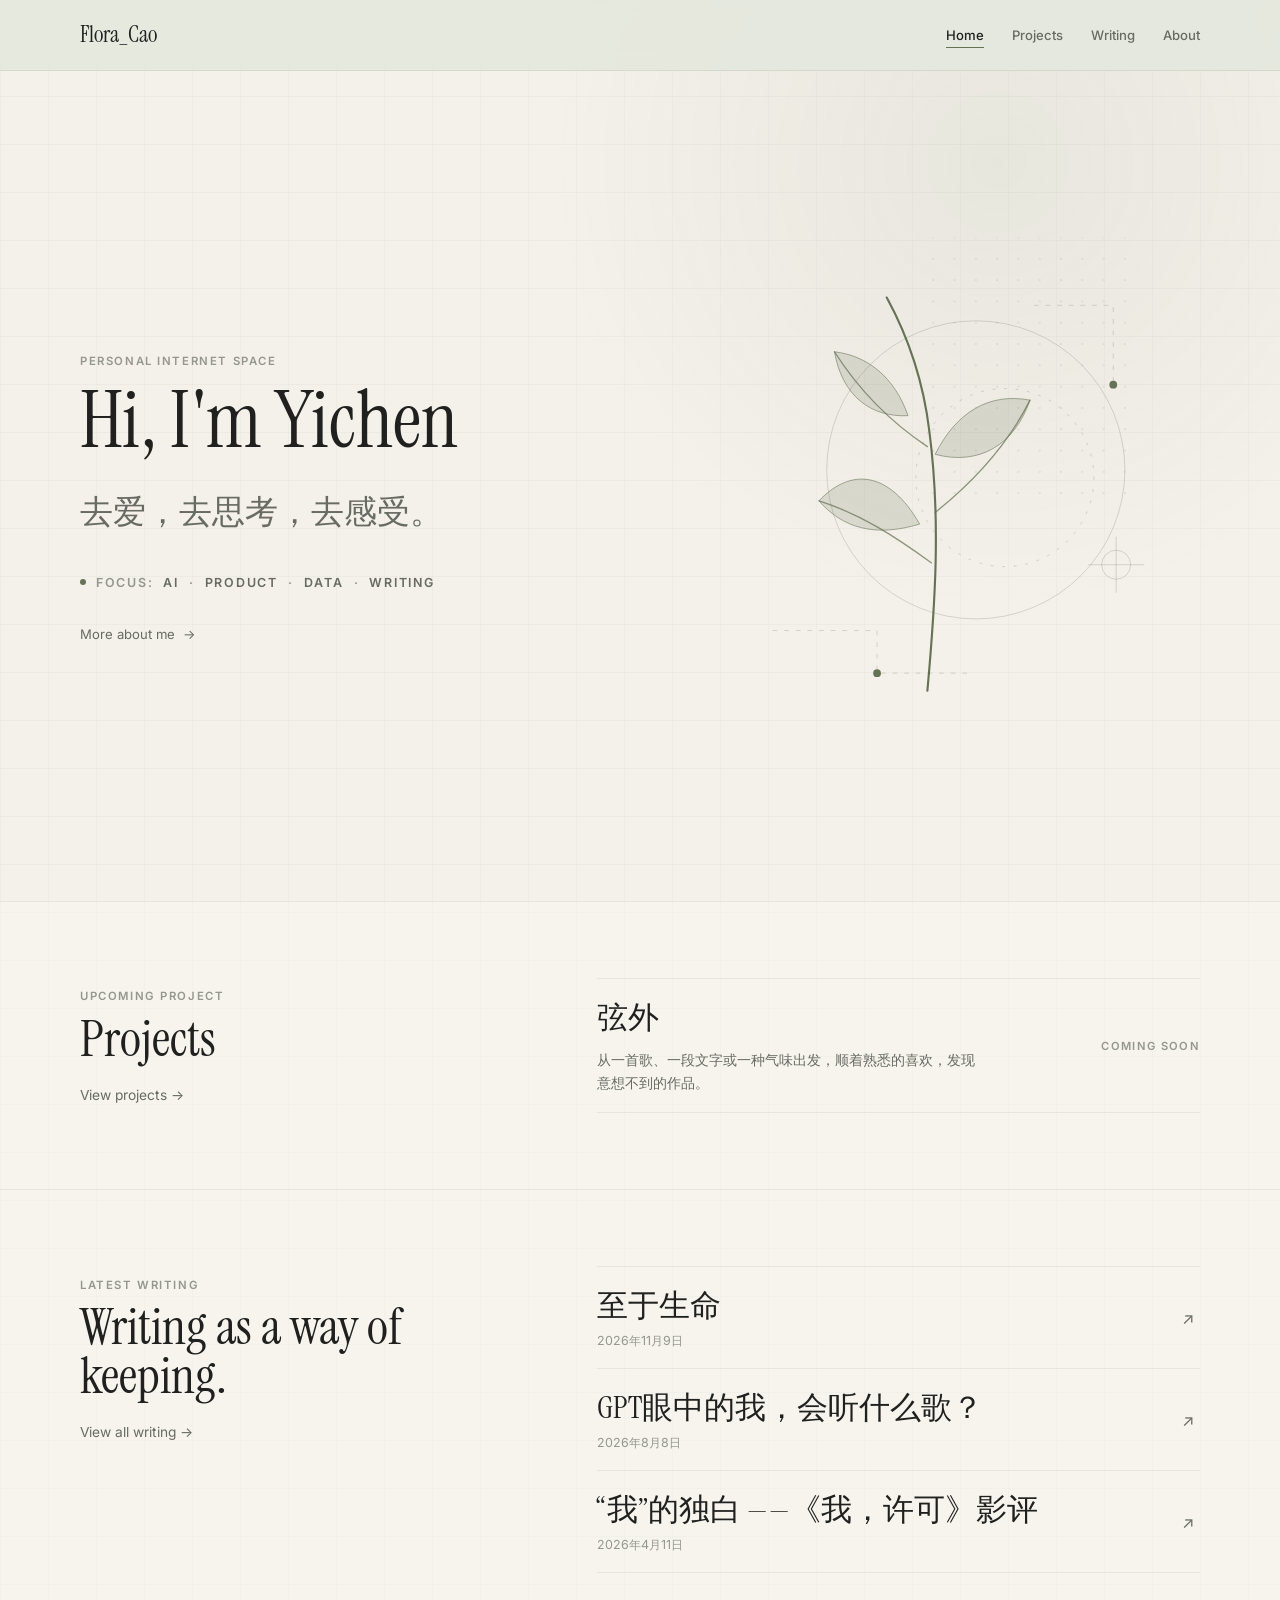
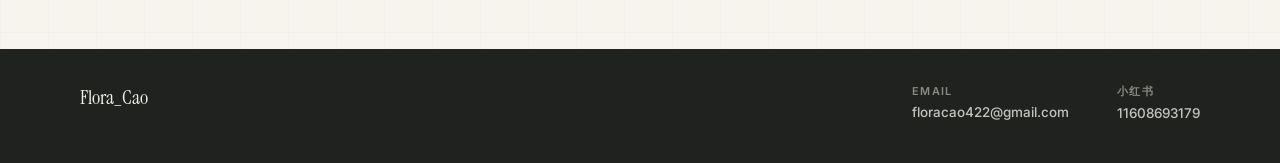
<file: index.html>
<!DOCTYPE html><html lang="en"> <head><meta charset="UTF-8"><meta name="viewport" content="width=device-width, initial-scale=1.0"><meta name="generator" content="Astro v4.16.19"><title>Yichen Cao | Flora</title><meta name="description" content="A quiet personal internet space for projects, writing, experiments, and digital garden fragments."><link rel="canonical" href="https://floracc.cn/"><meta property="og:title" content="Yichen Cao | Flora"><meta property="og:description" content="A quiet personal internet space for projects, writing, experiments, and digital garden fragments."><meta property="og:type" content="website"><meta property="og:url" content="https://floracc.cn/"><meta name="twitter:card" content="summary_large_image"><link rel="preconnect" href="https://fonts.googleapis.com"><link rel="preconnect" href="https://fonts.gstatic.com" crossorigin><link href="https://fonts.googleapis.com/css2?family=Instrument+Serif:ital@0;1&family=Inter:wght@400;500;600&display=swap" rel="stylesheet"><link rel="stylesheet" href="/_astro/about.BizyJ6Z-.css">
<link rel="stylesheet" href="/_astro/index.BJC7w6J_.css"><script type="module">document.querySelectorAll("[data-system-botanical]").forEach(e=>{if(e.dataset.ready)return;e.dataset.ready="true";let t;e.addEventListener("click",()=>{window.clearTimeout(t),e.classList.remove("is-happy"),window.requestAnimationFrame(()=>{e.classList.add("is-happy"),t=window.setTimeout(()=>e.classList.remove("is-happy"),1350)})})});
</script></head> <body> <header class="site-header" data-astro-cid-3ef6ksr2> <div class="inner" data-astro-cid-3ef6ksr2> <a class="brand" href="/" aria-label="Flora Cao home" data-astro-cid-3ef6ksr2>Flora_Cao</a> <input id="nav-toggle" class="nav-toggle" type="checkbox" aria-label="Open navigation" data-astro-cid-3ef6ksr2> <label class="menu-button" for="nav-toggle" data-astro-cid-3ef6ksr2><span data-astro-cid-3ef6ksr2></span><span data-astro-cid-3ef6ksr2></span></label> <nav class="nav" aria-label="Primary navigation" data-astro-cid-3ef6ksr2> <a class="nav-link active" href="/" data-astro-cid-3ef6ksr2>Home</a><a class="nav-link" href="/projects" data-astro-cid-3ef6ksr2>Projects</a><a class="nav-link" href="/notes" data-astro-cid-3ef6ksr2>Writing</a><a class="nav-link" href="/about" data-astro-cid-3ef6ksr2>About</a> </nav> </div> </header>  <main>  <section class="hero container" data-astro-cid-j7pv25f6> <div class="hero-copy" data-astro-cid-j7pv25f6> <p class="eyebrow" data-astro-cid-j7pv25f6>Personal internet space</p> <h1 data-astro-cid-j7pv25f6>Hi, I'm Yichen</h1> <p class="statement" lang="zh-CN" data-astro-cid-j7pv25f6>去爱，去思考，去感受。</p> <p class="focus" data-astro-cid-j7pv25f6><span data-astro-cid-j7pv25f6></span>FOCUS: <b data-astro-cid-j7pv25f6>AI</b> · <b data-astro-cid-j7pv25f6>PRODUCT</b> · <b data-astro-cid-j7pv25f6>DATA</b> · <b data-astro-cid-j7pv25f6>WRITING</b></p> <a class="about-link" href="/about" data-astro-cid-j7pv25f6>More about me <span aria-hidden="true" data-astro-cid-j7pv25f6>→</span></a> </div> <button class="visual" type="button" data-system-botanical aria-label="互动植物图案，点击看看它的回应" data-astro-cid-glt3m5bp> <svg viewBox="0 0 520 620" aria-hidden="true" data-astro-cid-glt3m5bp> <defs data-astro-cid-glt3m5bp> <pattern id="dots" width="22" height="22" patternUnits="userSpaceOnUse" data-astro-cid-glt3m5bp> <circle cx="2" cy="2" r="1" fill="currentColor" data-astro-cid-glt3m5bp></circle> </pattern> </defs> <rect class="dot-field" x="230" y="46" width="220" height="280" fill="url(#dots)" data-astro-cid-glt3m5bp></rect> <circle class="orbit orbit-a" cx="288" cy="286" r="154" data-astro-cid-glt3m5bp></circle> <circle class="orbit orbit-b" cx="318" cy="294" r="92" data-astro-cid-glt3m5bp></circle> <path class="branch" d="M238 514 C246 426 252 338 240 246 C234 196 220 152 196 108" data-astro-cid-glt3m5bp></path> <path class="stem" d="M242 382 C206 356 170 332 126 318" data-astro-cid-glt3m5bp></path> <path class="stem" d="M246 330 C286 298 320 262 344 214" data-astro-cid-glt3m5bp></path> <path class="stem" d="M238 262 C202 238 170 208 142 164" data-astro-cid-glt3m5bp></path> <path class="leaf leaf-a" d="M126 318 C158 284 198 286 230 342 C184 356 150 346 126 318Z" data-astro-cid-glt3m5bp></path> <path class="leaf leaf-b" d="M344 214 C328 260 292 282 246 270 C268 226 302 206 344 214Z" data-astro-cid-glt3m5bp></path> <path class="leaf leaf-c" d="M142 164 C176 168 204 190 218 230 C180 232 150 210 142 164Z" data-astro-cid-glt3m5bp></path> <path class="technical technical-a" d="M78 452 H186 V496 H286" data-astro-cid-glt3m5bp></path> <path class="technical technical-b" d="M348 116 H430 V198" data-astro-cid-glt3m5bp></path> <g class="crosshair" data-astro-cid-glt3m5bp> <path d="M404 384 h58" data-astro-cid-glt3m5bp></path> <path d="M433 355 v58" data-astro-cid-glt3m5bp></path> <circle cx="433" cy="384" r="15" data-astro-cid-glt3m5bp></circle> </g> <circle class="node node-a" cx="186" cy="496" r="4" data-astro-cid-glt3m5bp></circle> <circle class="node node-b" cx="430" cy="198" r="4" data-astro-cid-glt3m5bp></circle> <g class="face" data-astro-cid-glt3m5bp> <path class="eye eye-left" d="M286 288 h13" data-astro-cid-glt3m5bp></path> <path class="eye eye-right" d="M326 288 h13" data-astro-cid-glt3m5bp></path> <path class="smile" d="M290 309 Q313 331 338 307" data-astro-cid-glt3m5bp></path> </g> </svg> </button>   </section> <section class="section home-index-band" data-astro-cid-j7pv25f6> <div class="container home-index-layout" data-astro-cid-j7pv25f6> <div data-astro-cid-j7pv25f6> <p class="eyebrow" data-astro-cid-j7pv25f6>Upcoming Project</p> <h2 class="section-title" data-astro-cid-j7pv25f6>Projects</h2> <a class="small-link section-link" href="/projects" data-astro-cid-j7pv25f6>View projects <span class="arrow" data-astro-cid-j7pv25f6>→</span></a> </div> <div class="project-list" data-astro-cid-j7pv25f6> <article class="project-row" data-astro-cid-j7pv25f6> <span data-astro-cid-j7pv25f6> <strong data-astro-cid-j7pv25f6>弦外</strong> <p data-astro-cid-j7pv25f6>从一首歌、一段文字或一种气味出发，顺着熟悉的喜欢，发现意想不到的作品。</p> </span> <small data-astro-cid-j7pv25f6>Coming soon</small> </article> </div> </div> </section> <section class="section home-index-band" data-astro-cid-j7pv25f6> <div class="container home-index-layout" data-astro-cid-j7pv25f6> <div data-astro-cid-j7pv25f6> <p class="eyebrow" data-astro-cid-j7pv25f6>Latest Writing</p> <h2 class="section-title" data-astro-cid-j7pv25f6>Writing as a way of keeping.</h2> <a class="small-link section-link" href="/notes" data-astro-cid-j7pv25f6>View all writing <span class="arrow" data-astro-cid-j7pv25f6>→</span></a> </div> <div class="writing-list" data-astro-cid-j7pv25f6> <a class="writing-row" href="https://mp.weixin.qq.com/s/X6FLxWrCtcnBntOuriPqnQ" target="_blank" rel="noopener noreferrer" data-astro-cid-j7pv25f6> <span data-astro-cid-j7pv25f6> <strong data-astro-cid-j7pv25f6>至于生命</strong> <time datetime="2026-11-09" data-astro-cid-j7pv25f6>2026年11月9日</time> </span> <i aria-hidden="true" data-astro-cid-j7pv25f6>↗</i> </a><a class="writing-row" href="https://mp.weixin.qq.com/s/mebBQ4IYZ4-bhtUtXIrhew" target="_blank" rel="noopener noreferrer" data-astro-cid-j7pv25f6> <span data-astro-cid-j7pv25f6> <strong data-astro-cid-j7pv25f6>GPT眼中的我，会听什么歌？</strong> <time datetime="2026-08-08" data-astro-cid-j7pv25f6>2026年8月8日</time> </span> <i aria-hidden="true" data-astro-cid-j7pv25f6>↗</i> </a><a class="writing-row" href="https://mp.weixin.qq.com/s/I7FQjkXPkSq-AtSTULzrXA" target="_blank" rel="noopener noreferrer" data-astro-cid-j7pv25f6> <span data-astro-cid-j7pv25f6> <strong data-astro-cid-j7pv25f6>“我”的独白 ——《我，许可》影评</strong> <time datetime="2026-04-11" data-astro-cid-j7pv25f6>2026年4月11日</time> </span> <i aria-hidden="true" data-astro-cid-j7pv25f6>↗</i> </a> </div> </div> </section>  </main> <footer class="site-footer" data-astro-cid-sz7xmlte> <div class="inner" data-astro-cid-sz7xmlte> <p data-astro-cid-sz7xmlte>Flora_Cao</p> <div class="contacts" aria-label="Contact links" data-astro-cid-sz7xmlte> <a href="mailto:floracao422@gmail.com" data-astro-cid-sz7xmlte> <span data-astro-cid-sz7xmlte>Email</span> <strong data-astro-cid-sz7xmlte>floracao422@gmail.com</strong> </a> <a href="https://xhslink.cn/o/1gi1os776d2" target="_blank" rel="noopener noreferrer" data-astro-cid-sz7xmlte> <span data-astro-cid-sz7xmlte>小红书</span> <strong data-astro-cid-sz7xmlte>11608693179</strong> </a> </div> </div> </footer>  </body></html>
</file>
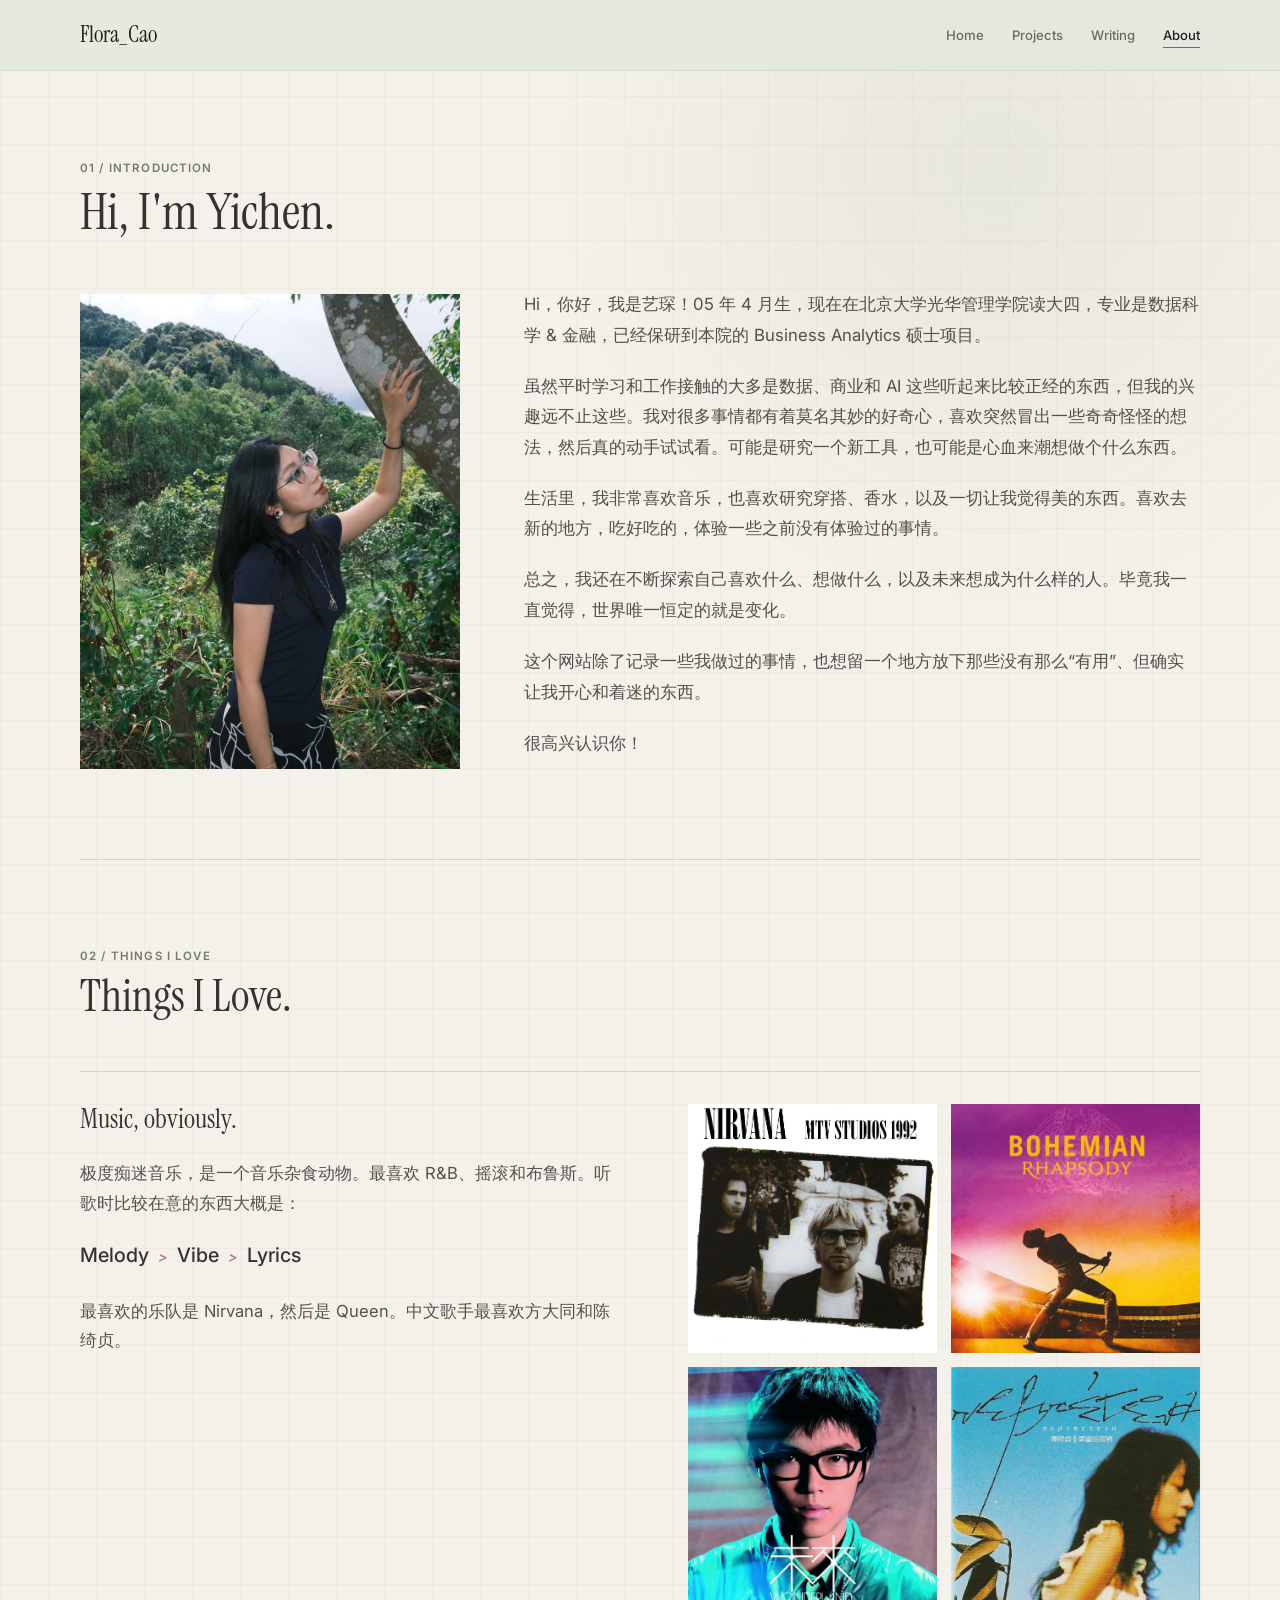
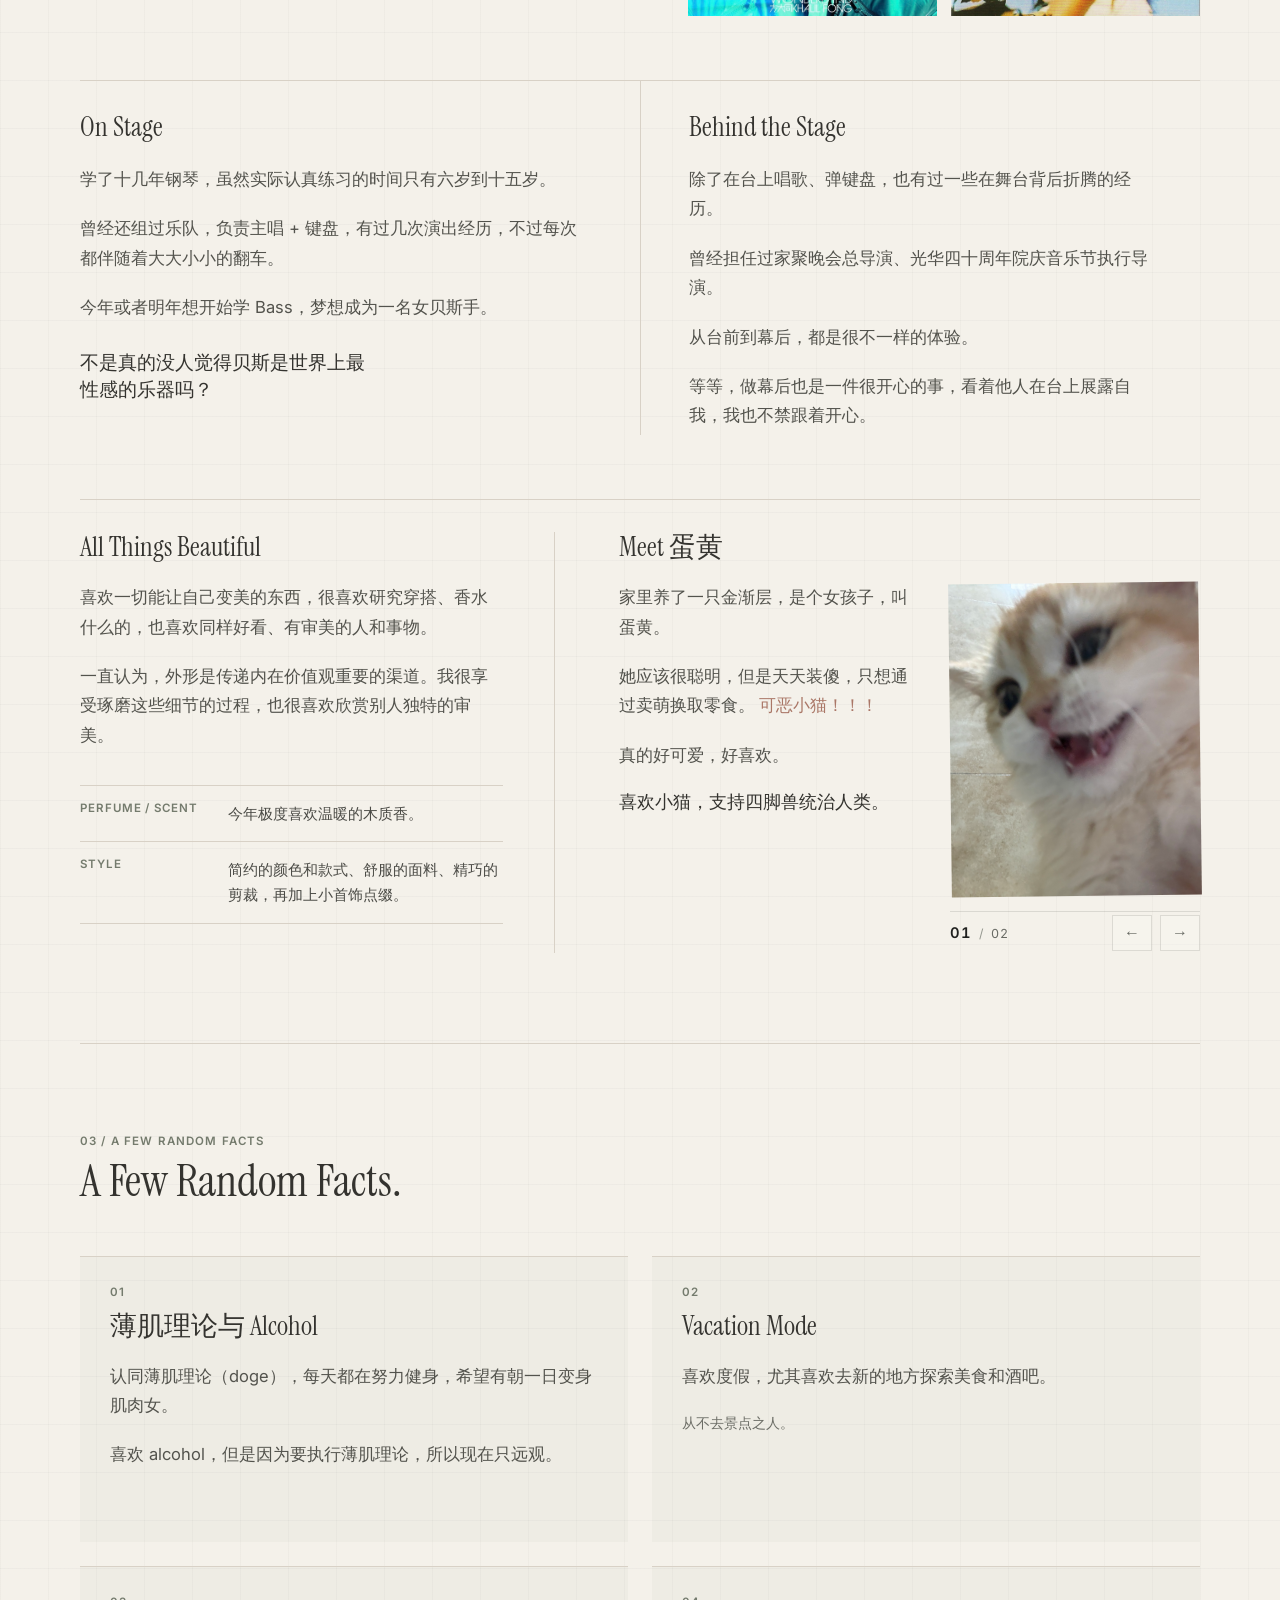
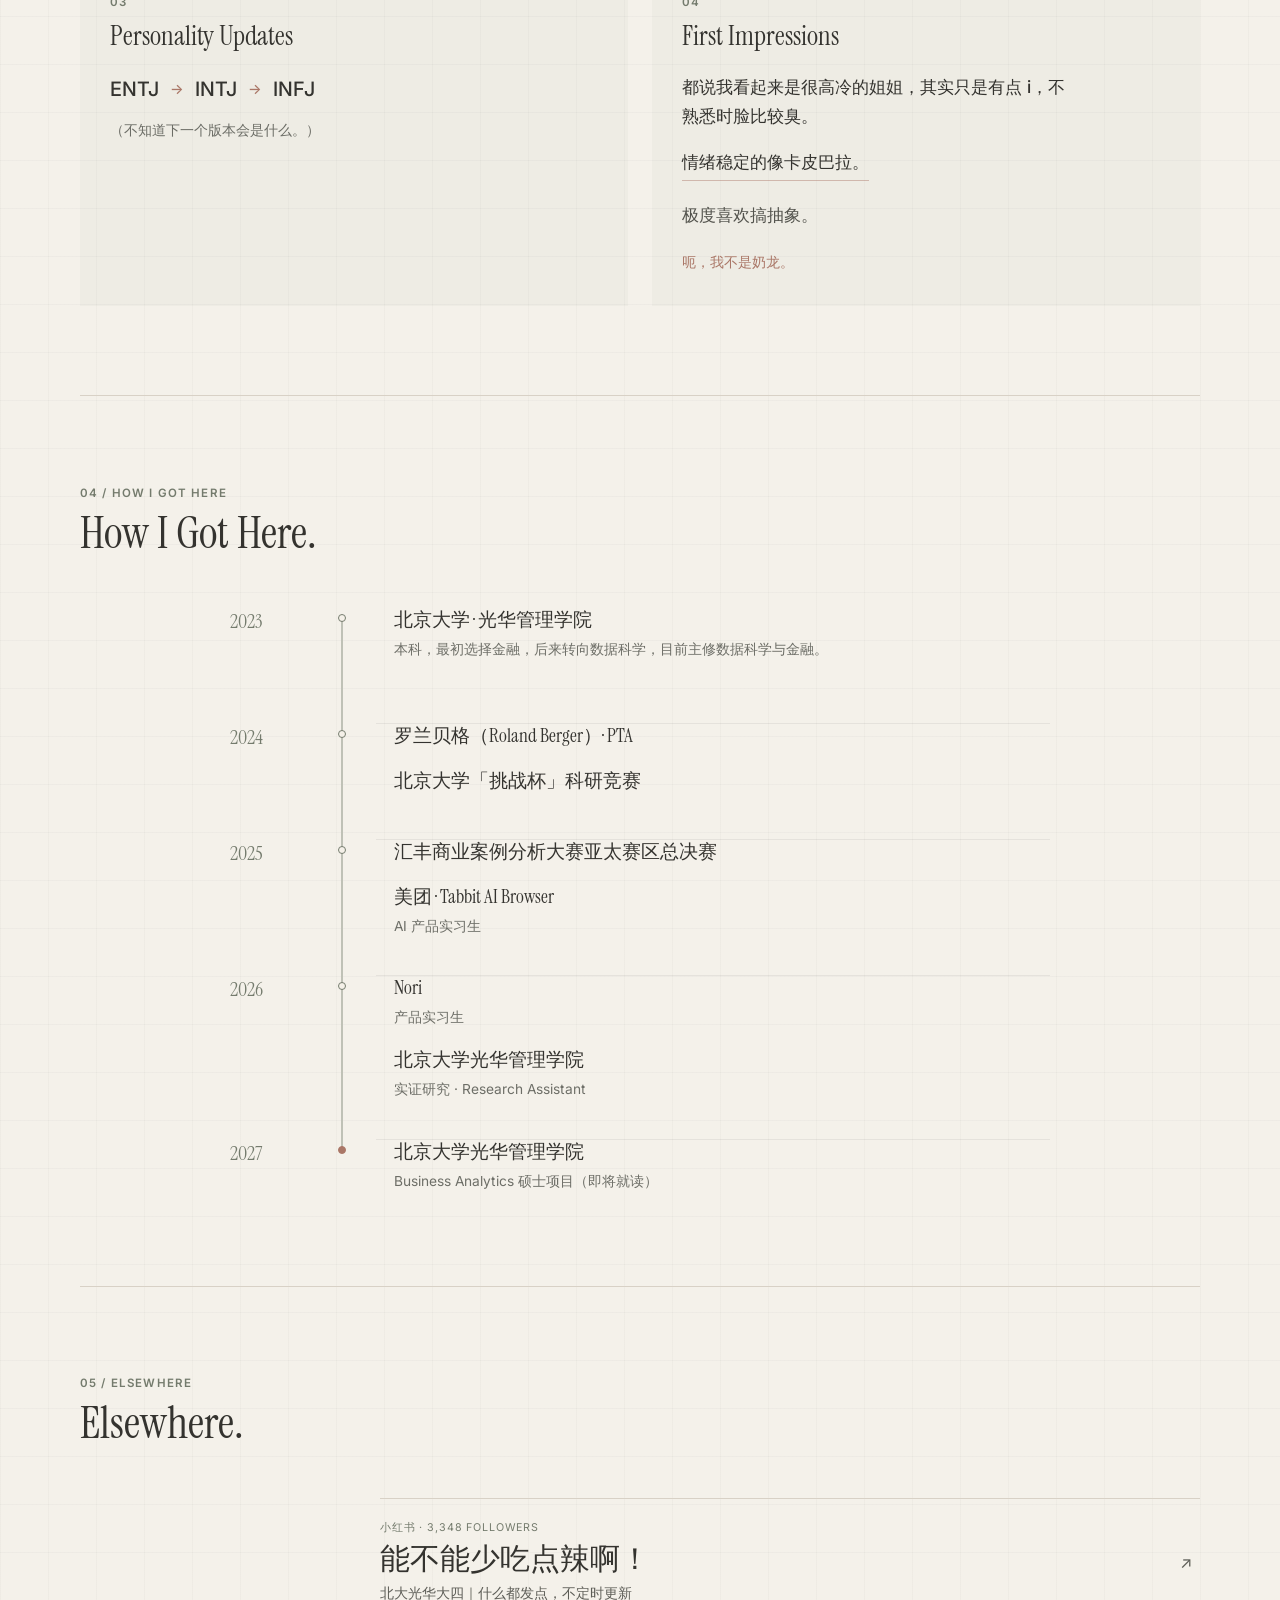
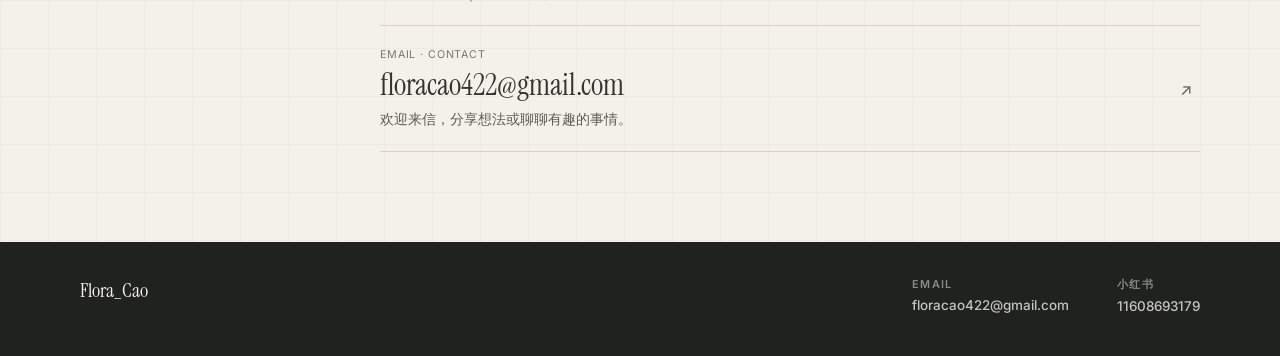
<file: about/index.html>
<!DOCTYPE html><html lang="en"> <head><meta charset="UTF-8"><meta name="viewport" content="width=device-width, initial-scale=1.0"><meta name="generator" content="Astro v4.16.19"><title>About | Yichen Cao</title><meta name="description" content="Meet Yichen Cao: music, data, beauty, travel, and a very loved cat."><link rel="canonical" href="https://floracc.cn/about/"><meta property="og:title" content="About | Yichen Cao"><meta property="og:description" content="Meet Yichen Cao: music, data, beauty, travel, and a very loved cat."><meta property="og:type" content="website"><meta property="og:url" content="https://floracc.cn/about/"><meta name="twitter:card" content="summary_large_image"><link rel="preconnect" href="https://fonts.googleapis.com"><link rel="preconnect" href="https://fonts.gstatic.com" crossorigin><link href="https://fonts.googleapis.com/css2?family=Instrument+Serif:ital@0;1&family=Inter:wght@400;500;600&display=swap" rel="stylesheet"><link rel="stylesheet" href="/_astro/about.C5HvayPO.css">
<link rel="stylesheet" href="/_astro/about.BizyJ6Z-.css"><script type="module">document.querySelectorAll("[data-photo-stack]").forEach(e=>{if(e.dataset.ready)return;e.dataset.ready="true";const a=Array.from(e.querySelectorAll("[data-photo-index]")),n=e.querySelector("[data-current]");let t=0;const r=o=>{t=(o+a.length)%a.length,a.forEach((d,i)=>d.classList.toggle("active",i===t)),n&&(n.textContent=String(t+1).padStart(2,"0"))};e.querySelector(".stage")?.addEventListener("click",()=>r(t+1)),e.querySelector("[data-next]")?.addEventListener("click",()=>r(t+1)),e.querySelector("[data-previous]")?.addEventListener("click",()=>r(t-1)),e.addEventListener("keydown",o=>{o.key==="ArrowRight"&&r(t+1),o.key==="ArrowLeft"&&r(t-1)})});
</script></head> <body> <header class="site-header" data-astro-cid-3ef6ksr2> <div class="inner" data-astro-cid-3ef6ksr2> <a class="brand" href="/" aria-label="Flora Cao home" data-astro-cid-3ef6ksr2>Flora_Cao</a> <input id="nav-toggle" class="nav-toggle" type="checkbox" aria-label="Open navigation" data-astro-cid-3ef6ksr2> <label class="menu-button" for="nav-toggle" data-astro-cid-3ef6ksr2><span data-astro-cid-3ef6ksr2></span><span data-astro-cid-3ef6ksr2></span></label> <nav class="nav" aria-label="Primary navigation" data-astro-cid-3ef6ksr2> <a class="nav-link" href="/" data-astro-cid-3ef6ksr2>Home</a><a class="nav-link" href="/projects" data-astro-cid-3ef6ksr2>Projects</a><a class="nav-link" href="/notes" data-astro-cid-3ef6ksr2>Writing</a><a class="nav-link active" href="/about" data-astro-cid-3ef6ksr2>About</a> </nav> </div> </header>  <main>  <article class="about-page" data-astro-cid-kh7btl4r> <section class="page-section intro container has-photo" aria-labelledby="intro-title" data-astro-cid-kh7btl4r> <header class="section-head intro-head" data-astro-cid-kh7btl4r> <p class="section-index" data-astro-cid-kh7btl4r>01 / Introduction</p> <h1 id="intro-title" data-astro-cid-kh7btl4r>Hi, I'm Yichen.</h1> </header> <div class="intro-layout" data-astro-cid-kh7btl4r> <figure class="portrait" data-astro-cid-kh7btl4r><img src="/about/portrait.jpg" alt="艺琛在山林中的生活照" data-astro-cid-kh7btl4r></figure> <div class="intro-copy" data-astro-cid-kh7btl4r> <p data-astro-cid-kh7btl4r>Hi，你好，我是艺琛！05 年 4 月生，现在在北京大学光华管理学院读大四，专业是数据科学 &amp; 金融，已经保研到本院的 Business Analytics 硕士项目。</p> <p data-astro-cid-kh7btl4r>虽然平时学习和工作接触的大多是数据、商业和 AI 这些听起来比较正经的东西，但我的兴趣远不止这些。我对很多事情都有着莫名其妙的好奇心，喜欢突然冒出一些奇奇怪怪的想法，然后真的动手试试看。可能是研究一个新工具，也可能是心血来潮想做个什么东西。</p> <p data-astro-cid-kh7btl4r>生活里，我非常喜欢音乐，也喜欢研究穿搭、香水，以及一切让我觉得美的东西。喜欢去新的地方，吃好吃的，体验一些之前没有体验过的事情。</p> <p data-astro-cid-kh7btl4r>总之，我还在不断探索自己喜欢什么、想做什么，以及未来想成为什么样的人。毕竟我一直觉得，世界唯一恒定的就是变化。</p> <p data-astro-cid-kh7btl4r>这个网站除了记录一些我做过的事情，也想留一个地方放下那些没有那么“有用”、但确实让我开心和着迷的东西。</p> <p data-astro-cid-kh7btl4r>很高兴认识你！</p> </div> </div> </section> <section class="page-section loves container" aria-labelledby="loves-title" data-astro-cid-kh7btl4r> <header class="section-head" data-astro-cid-kh7btl4r> <p class="section-index" data-astro-cid-kh7btl4r>02 / Things I Love</p> <h2 id="loves-title" data-astro-cid-kh7btl4r>Things I Love.</h2> </header> <section class="content-group music-group" aria-labelledby="music-title" data-astro-cid-kh7btl4r> <div class="music-text" data-astro-cid-kh7btl4r> <h3 id="music-title" data-astro-cid-kh7btl4r>Music, obviously.</h3> <div class="music-copy body-copy" data-astro-cid-kh7btl4r> <p data-astro-cid-kh7btl4r>极度痴迷音乐，是一个音乐杂食动物。最喜欢 R&amp;B、摇滚和布鲁斯。听歌时比较在意的东西大概是：</p> <p class="music-order" data-astro-cid-kh7btl4r><span data-astro-cid-kh7btl4r>Melody</span><i data-astro-cid-kh7btl4r>&gt;</i><span data-astro-cid-kh7btl4r>Vibe</span><i data-astro-cid-kh7btl4r>&gt;</i><span data-astro-cid-kh7btl4r>Lyrics</span></p> <p data-astro-cid-kh7btl4r>最喜欢的乐队是 Nirvana，然后是 Queen。中文歌手最喜欢方大同和陈绮贞。</p> </div> </div> <div class="album-collection" aria-label="Favorite album covers" data-astro-cid-kh7btl4r> <div class="album-grid" data-astro-cid-kh7btl4r> <figure class="album" tabindex="0" data-astro-cid-kh7btl4r> <img src="/about/albums/nirvana-mtv-studios.jpg" alt="Nirvana MTV Studios 1992 专辑封面" loading="eager" data-astro-cid-kh7btl4r> <figcaption data-astro-cid-kh7btl4r><strong data-astro-cid-kh7btl4r>MTV Studios 1992</strong><span data-astro-cid-kh7btl4r>Nirvana</span></figcaption> </figure><figure class="album" tabindex="0" data-astro-cid-kh7btl4r> <img src="/about/albums/queen-bohemian-rhapsody.jpg" alt="Queen Bohemian Rhapsody 专辑封面" loading="eager" data-astro-cid-kh7btl4r> <figcaption data-astro-cid-kh7btl4r><strong data-astro-cid-kh7btl4r>Bohemian Rhapsody</strong><span data-astro-cid-kh7btl4r>Queen</span></figcaption> </figure><figure class="album" tabindex="0" data-astro-cid-kh7btl4r> <img src="/about/albums/khalil-fong-wonderland.jpg" alt="方大同《未来》专辑封面" loading="eager" data-astro-cid-kh7btl4r> <figcaption data-astro-cid-kh7btl4r><strong data-astro-cid-kh7btl4r>未来 Wonderland</strong><span data-astro-cid-kh7btl4r>方大同</span></figcaption> </figure><figure class="album" tabindex="0" data-astro-cid-kh7btl4r> <img src="/about/albums/cheer-chen-adventure.jpg" alt="陈绮贞《华丽的冒险》专辑封面" loading="eager" data-astro-cid-kh7btl4r> <figcaption data-astro-cid-kh7btl4r><strong data-astro-cid-kh7btl4r>华丽的冒险</strong><span data-astro-cid-kh7btl4r>陈绮贞</span></figcaption> </figure> </div> </div> </section> <div class="content-group stage-group" data-astro-cid-kh7btl4r> <article class="stage-story" data-astro-cid-kh7btl4r> <h3 data-astro-cid-kh7btl4r>On Stage</h3> <div class="body-copy" data-astro-cid-kh7btl4r> <p data-astro-cid-kh7btl4r>学了十几年钢琴，虽然实际认真练习的时间只有六岁到十五岁。</p> <p data-astro-cid-kh7btl4r>曾经还组过乐队，负责主唱 + 键盘，有过几次演出经历，不过每次都伴随着大大小小的翻车。</p> <p data-astro-cid-kh7btl4r>今年或者明年想开始学 Bass，梦想成为一名女贝斯手。</p> <blockquote data-astro-cid-kh7btl4r>不是真的没人觉得贝斯是世界上最性感的乐器吗？</blockquote> </div> </article> <article class="stage-story" data-astro-cid-kh7btl4r> <h3 data-astro-cid-kh7btl4r>Behind the Stage</h3> <div class="body-copy" data-astro-cid-kh7btl4r> <p data-astro-cid-kh7btl4r>除了在台上唱歌、弹键盘，也有过一些在舞台背后折腾的经历。</p> <p data-astro-cid-kh7btl4r>曾经担任过家聚晚会总导演、光华四十周年院庆音乐节执行导演。</p> <p data-astro-cid-kh7btl4r>从台前到幕后，都是很不一样的体验。</p> <p data-astro-cid-kh7btl4r>等等，做幕后也是一件很开心的事，看着他人在台上展露自我，我也不禁跟着开心。</p> </div> </article> </div> <div class="content-group beauty-cat-group" data-astro-cid-kh7btl4r> <section class="beauty" aria-labelledby="beauty-title" data-astro-cid-kh7btl4r> <h3 id="beauty-title" data-astro-cid-kh7btl4r>All Things Beautiful</h3> <div class="body-copy beauty-copy" data-astro-cid-kh7btl4r> <p data-astro-cid-kh7btl4r>喜欢一切能让自己变美的东西，很喜欢研究穿搭、香水什么的，也喜欢同样好看、有审美的人和事物。</p> <p data-astro-cid-kh7btl4r>一直认为，外形是传递内在价值观重要的渠道。我很享受琢磨这些细节的过程，也很喜欢欣赏别人独特的审美。</p> </div> <div class="preferences" data-astro-cid-kh7btl4r> <article class="preference" data-astro-cid-kh7btl4r><small data-astro-cid-kh7btl4r>Perfume / Scent</small><p data-astro-cid-kh7btl4r>今年极度喜欢温暖的木质香。</p></article> <article class="preference" data-astro-cid-kh7btl4r><small data-astro-cid-kh7btl4r>Style</small><p data-astro-cid-kh7btl4r>简约的颜色和款式、舒服的面料、精巧的剪裁，再加上小首饰点缀。</p></article> </div> </section> <section class="danhuang has-photo" aria-labelledby="danhuang-title" data-astro-cid-kh7btl4r> <h3 id="danhuang-title" data-astro-cid-kh7btl4r>Meet 蛋黄</h3> <div class="danhuang-inner" data-astro-cid-kh7btl4r> <div class="body-copy cat-copy" data-astro-cid-kh7btl4r> <p data-astro-cid-kh7btl4r>家里养了一只金渐层，是个女孩子，叫蛋黄。</p> <p data-astro-cid-kh7btl4r>她应该很聪明，但是天天装傻，只想通过卖萌换取零食。<strong class="inline-note" data-astro-cid-kh7btl4r>可恶小猫！！！</strong></p> <p data-astro-cid-kh7btl4r>真的好可爱，好喜欢。</p> <p class="cat-rule" data-astro-cid-kh7btl4r>喜欢小猫，支持四脚兽统治人类。</p> </div> <div class="cat-photos" data-astro-cid-kh7btl4r><figure class="photo-stack" data-photo-stack tabindex="-1" aria-label="蛋黄的照片" data-astro-cid-hcn5g4pi><button class="stage" type="button" aria-label="下一张蛋黄的照片" data-astro-cid-hcn5g4pi><img src="/about/danhuang-01.jpg" alt="金渐层猫咪蛋黄对着镜头张嘴的萌照" loading="eager" class="active" data-photo-index="0" data-astro-cid-hcn5g4pi><img src="/about/danhuang-02.jpg" alt="蛋黄睁着圆圆眼睛看向镜头" loading="eager" data-photo-index="1" data-astro-cid-hcn5g4pi></button><figcaption data-astro-cid-hcn5g4pi><span class="counter" aria-live="polite" data-astro-cid-hcn5g4pi><b data-current data-astro-cid-hcn5g4pi>01</b><i data-astro-cid-hcn5g4pi>/</i>02</span><span class="controls" data-astro-cid-hcn5g4pi><button type="button" data-previous aria-label="上一张蛋黄的照片" data-astro-cid-hcn5g4pi>←</button><button type="button" data-next aria-label="下一张蛋黄的照片" data-astro-cid-hcn5g4pi>→</button></span></figcaption></figure></div> </div> </section> </div> </section> <section class="page-section facts container" aria-labelledby="facts-title" data-astro-cid-kh7btl4r> <header class="section-head" data-astro-cid-kh7btl4r><p class="section-index" data-astro-cid-kh7btl4r>03 / A Few Random Facts</p><h2 id="facts-title" data-astro-cid-kh7btl4r>A Few Random Facts.</h2></header> <div class="facts-grid" data-astro-cid-kh7btl4r> <article class="fact" data-astro-cid-kh7btl4r> <p class="fact-number" data-astro-cid-kh7btl4r>01</p><h3 data-astro-cid-kh7btl4r>薄肌理论与 Alcohol</h3> <div class="body-copy" data-astro-cid-kh7btl4r><p data-astro-cid-kh7btl4r>认同薄肌理论（doge），每天都在努力健身，希望有朝一日变身肌肉女。</p><p data-astro-cid-kh7btl4r>喜欢 alcohol，但是因为要执行薄肌理论，所以现在只远观。</p></div> </article> <article class="fact" data-astro-cid-kh7btl4r> <p class="fact-number" data-astro-cid-kh7btl4r>02</p><h3 data-astro-cid-kh7btl4r>Vacation Mode</h3> <div class="body-copy" data-astro-cid-kh7btl4r><p data-astro-cid-kh7btl4r>喜欢度假，尤其喜欢去新的地方探索美食和酒吧。</p><p class="aside-note" data-astro-cid-kh7btl4r>从不去景点之人。</p></div> </article> <article class="fact" data-astro-cid-kh7btl4r> <p class="fact-number" data-astro-cid-kh7btl4r>03</p><h3 data-astro-cid-kh7btl4r>Personality Updates</h3> <div class="mbti" aria-label="MBTI version history" data-astro-cid-kh7btl4r><span data-astro-cid-kh7btl4r>ENTJ</span><i data-astro-cid-kh7btl4r>→</i><span data-astro-cid-kh7btl4r>INTJ</span><i data-astro-cid-kh7btl4r>→</i><span data-astro-cid-kh7btl4r>INFJ</span></div> <p class="aside-note" data-astro-cid-kh7btl4r>（不知道下一个版本会是什么。）</p> </article> <article class="fact" data-astro-cid-kh7btl4r> <p class="fact-number" data-astro-cid-kh7btl4r>04</p><h3 data-astro-cid-kh7btl4r>First Impressions</h3> <p class="big-fact" data-astro-cid-kh7btl4r>都说我看起来是很高冷的姐姐，其实只是有点 i，不熟悉时脸比较臭。</p> <div class="body-copy" data-astro-cid-kh7btl4r><p class="calm" data-astro-cid-kh7btl4r>情绪稳定的像卡皮巴拉。</p><p data-astro-cid-kh7btl4r>极度喜欢搞抽象。</p><p class="aside-note clay-note" data-astro-cid-kh7btl4r>呃，我不是奶龙。</p></div> </article> </div> </section> <section class="page-section journey container" aria-labelledby="journey-title" data-astro-cid-kh7btl4r> <header class="section-head" data-astro-cid-kh7btl4r><p class="section-index" data-astro-cid-kh7btl4r>04 / How I Got Here</p><h2 id="journey-title" data-astro-cid-kh7btl4r>How I Got Here.</h2></header> <ol class="timeline" data-astro-cid-kh7btl4r> <li data-astro-cid-kh7btl4r> <time data-astro-cid-kh7btl4r>2023</time><div class="axis" data-astro-cid-kh7btl4r><span data-astro-cid-kh7btl4r></span></div> <div class="timeline-entries" data-astro-cid-kh7btl4r><div class="timeline-entry" data-astro-cid-kh7btl4r><strong data-astro-cid-kh7btl4r>北京大学 · 光华管理学院</strong><span data-astro-cid-kh7btl4r>本科，最初选择金融，后来转向数据科学，目前主修数据科学与金融。</span></div></div> </li><li data-astro-cid-kh7btl4r> <time data-astro-cid-kh7btl4r>2024</time><div class="axis" data-astro-cid-kh7btl4r><span data-astro-cid-kh7btl4r></span></div> <div class="timeline-entries" data-astro-cid-kh7btl4r><div class="timeline-entry" data-astro-cid-kh7btl4r><strong data-astro-cid-kh7btl4r>罗兰贝格（Roland Berger）· PTA</strong></div><div class="timeline-entry" data-astro-cid-kh7btl4r><strong data-astro-cid-kh7btl4r>北京大学「挑战杯」科研竞赛</strong></div></div> </li><li data-astro-cid-kh7btl4r> <time data-astro-cid-kh7btl4r>2025</time><div class="axis" data-astro-cid-kh7btl4r><span data-astro-cid-kh7btl4r></span></div> <div class="timeline-entries" data-astro-cid-kh7btl4r><div class="timeline-entry" data-astro-cid-kh7btl4r><strong data-astro-cid-kh7btl4r>汇丰商业案例分析大赛亚太赛区总决赛</strong></div><div class="timeline-entry" data-astro-cid-kh7btl4r><strong data-astro-cid-kh7btl4r>美团 · Tabbit AI Browser</strong><span data-astro-cid-kh7btl4r>AI 产品实习生</span></div></div> </li><li data-astro-cid-kh7btl4r> <time data-astro-cid-kh7btl4r>2026</time><div class="axis" data-astro-cid-kh7btl4r><span data-astro-cid-kh7btl4r></span></div> <div class="timeline-entries" data-astro-cid-kh7btl4r><div class="timeline-entry" data-astro-cid-kh7btl4r><strong data-astro-cid-kh7btl4r>Nori</strong><span data-astro-cid-kh7btl4r>产品实习生</span></div><div class="timeline-entry" data-astro-cid-kh7btl4r><strong data-astro-cid-kh7btl4r>北京大学光华管理学院</strong><span data-astro-cid-kh7btl4r>实证研究 · Research Assistant</span></div></div> </li><li class="future" data-astro-cid-kh7btl4r> <time data-astro-cid-kh7btl4r>2027</time><div class="axis" data-astro-cid-kh7btl4r><span data-astro-cid-kh7btl4r></span></div> <div class="timeline-entries" data-astro-cid-kh7btl4r><div class="timeline-entry" data-astro-cid-kh7btl4r><strong data-astro-cid-kh7btl4r>北京大学光华管理学院</strong><span data-astro-cid-kh7btl4r>Business Analytics 硕士项目（即将就读）</span></div></div> </li> </ol> </section> <section class="page-section elsewhere container" aria-labelledby="elsewhere-title" data-astro-cid-kh7btl4r> <header class="section-head" data-astro-cid-kh7btl4r><p class="section-index" data-astro-cid-kh7btl4r>05 / Elsewhere</p><h2 id="elsewhere-title" data-astro-cid-kh7btl4r>Elsewhere.</h2></header> <div class="contact-list" data-astro-cid-kh7btl4r> <a href="https://xhslink.cn/o/1gi1os776d2" target="_blank" rel="noopener noreferrer" aria-label="在小红书查看能不能少吃点辣啊！的主页" data-astro-cid-kh7btl4r><span data-astro-cid-kh7btl4r><small data-astro-cid-kh7btl4r>小红书 · 3,348 followers</small><strong data-astro-cid-kh7btl4r>能不能少吃点辣啊！</strong><em data-astro-cid-kh7btl4r>北大光华大四｜什么都发点，不定时更新</em></span><i aria-hidden="true" data-astro-cid-kh7btl4r>↗</i></a> <a href="mailto:floracao422@gmail.com" aria-label="发送邮件到 floracao422@gmail.com" data-astro-cid-kh7btl4r><span data-astro-cid-kh7btl4r><small data-astro-cid-kh7btl4r>Email · Contact</small><strong data-astro-cid-kh7btl4r>floracao422@gmail.com</strong><em data-astro-cid-kh7btl4r>欢迎来信，分享想法或聊聊有趣的事情。</em></span><i aria-hidden="true" data-astro-cid-kh7btl4r>↗</i></a> </div> </section> </article>  </main> <footer class="site-footer" data-astro-cid-sz7xmlte> <div class="inner" data-astro-cid-sz7xmlte> <p data-astro-cid-sz7xmlte>Flora_Cao</p> <div class="contacts" aria-label="Contact links" data-astro-cid-sz7xmlte> <a href="mailto:floracao422@gmail.com" data-astro-cid-sz7xmlte> <span data-astro-cid-sz7xmlte>Email</span> <strong data-astro-cid-sz7xmlte>floracao422@gmail.com</strong> </a> <a href="https://xhslink.cn/o/1gi1os776d2" target="_blank" rel="noopener noreferrer" data-astro-cid-sz7xmlte> <span data-astro-cid-sz7xmlte>小红书</span> <strong data-astro-cid-sz7xmlte>11608693179</strong> </a> </div> </div> </footer>  </body></html>
</file>
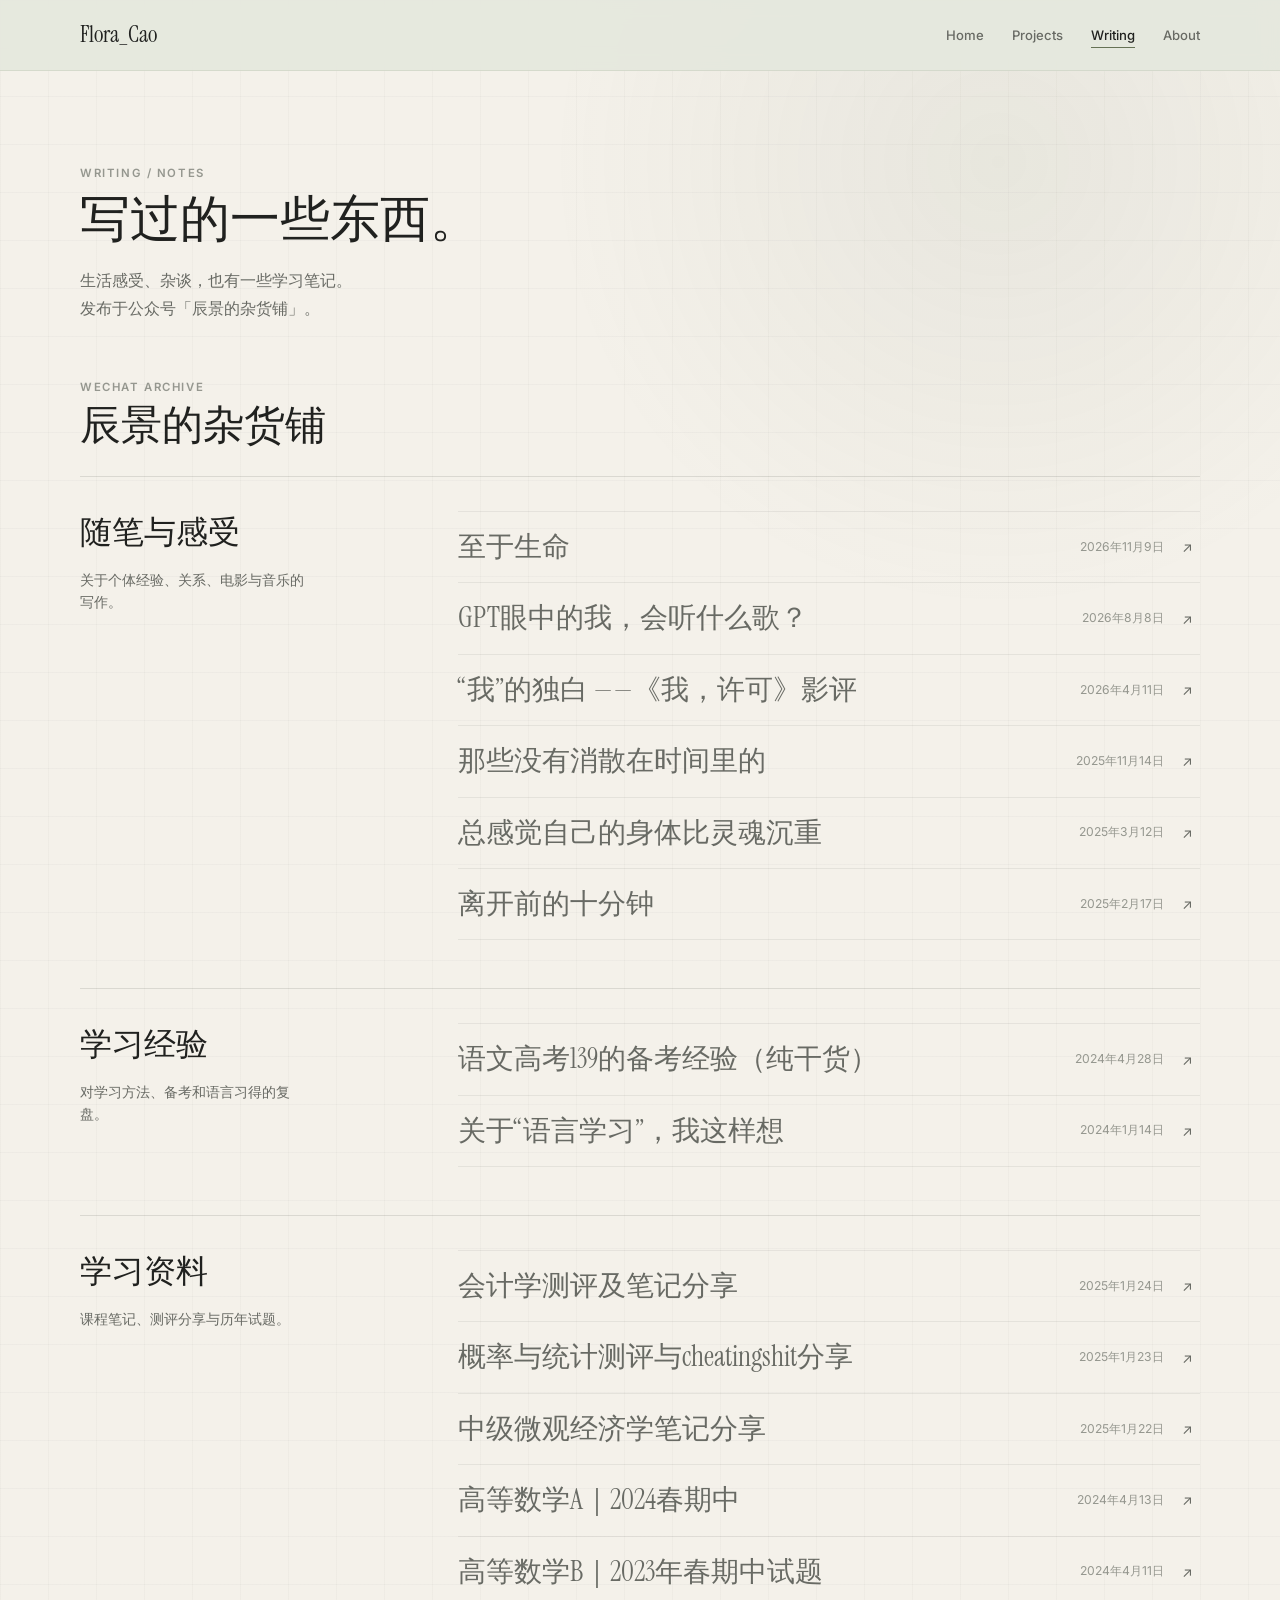
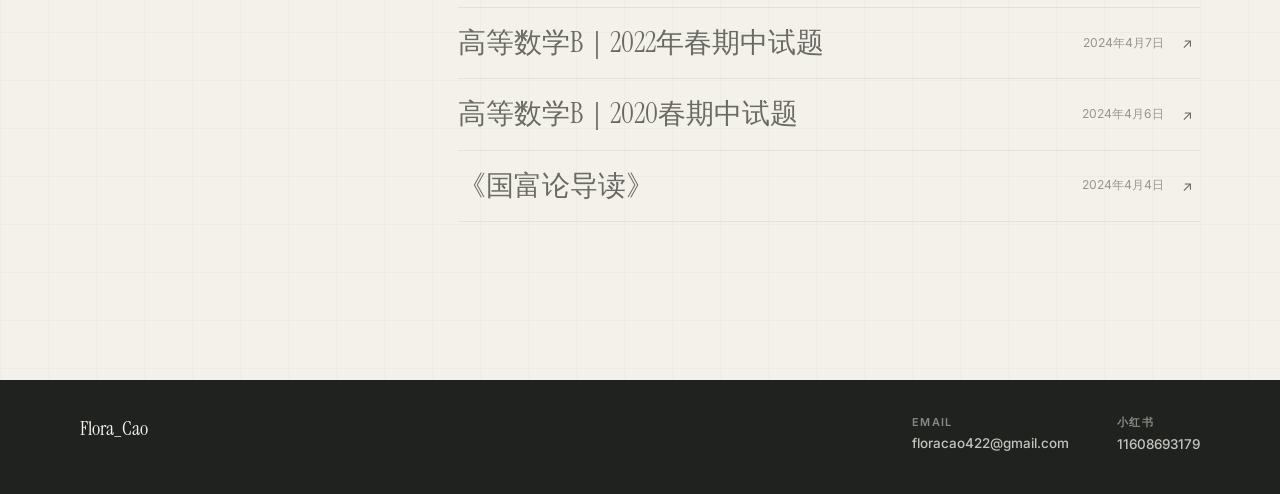
<file: notes/index.html>
<!DOCTYPE html><html lang="en"> <head><meta charset="UTF-8"><meta name="viewport" content="width=device-width, initial-scale=1.0"><meta name="generator" content="Astro v4.16.19"><title>Writing | Yichen Cao</title><meta name="description" content="Writing by Yichen Cao on life, learning, economics, and the things worth noticing."><link rel="canonical" href="https://floracc.cn/notes/"><meta property="og:title" content="Writing | Yichen Cao"><meta property="og:description" content="Writing by Yichen Cao on life, learning, economics, and the things worth noticing."><meta property="og:type" content="website"><meta property="og:url" content="https://floracc.cn/notes/"><meta name="twitter:card" content="summary_large_image"><link rel="preconnect" href="https://fonts.googleapis.com"><link rel="preconnect" href="https://fonts.gstatic.com" crossorigin><link href="https://fonts.googleapis.com/css2?family=Instrument+Serif:ital@0;1&family=Inter:wght@400;500;600&display=swap" rel="stylesheet"><link rel="stylesheet" href="/_astro/about.BizyJ6Z-.css">
<style>.page[data-astro-cid-mejek24l]{padding:84px 0 110px}.page-intro[data-astro-cid-mejek24l]{max-width:760px}h1[data-astro-cid-mejek24l]{margin:14px 0 20px;font-family:var(--font-serif);font-size:clamp(2.85rem,4.5vw,3.15rem);font-weight:400;line-height:1.02}.intro-copy[data-astro-cid-mejek24l]{max-width:46ch;margin:0;color:var(--text-secondary);font-size:1rem;line-height:1.75}.intro-copy[data-astro-cid-mejek24l] span[data-astro-cid-mejek24l]{display:block}.wechat-archive[data-astro-cid-mejek24l]{margin-top:58px}.archive-intro[data-astro-cid-mejek24l]{padding-bottom:30px}.archive-intro[data-astro-cid-mejek24l] h2[data-astro-cid-mejek24l]{margin:9px 0 0;font-family:var(--font-serif);font-size:clamp(2rem,3.2vw,2.8rem);font-weight:400;line-height:1}.article-group[data-astro-cid-mejek24l]{display:grid;grid-template-columns:minmax(230px,.7fr) 1.6fr;gap:54px;padding:34px 0 48px;border-top:1px solid var(--line);scroll-margin-top:104px}.article-group[data-astro-cid-mejek24l] header[data-astro-cid-mejek24l]{display:grid;align-content:start}.article-group[data-astro-cid-mejek24l] h3[data-astro-cid-mejek24l]{margin:0;font-family:var(--font-serif);font-size:2rem;font-weight:400}.article-group[data-astro-cid-mejek24l] header[data-astro-cid-mejek24l] p[data-astro-cid-mejek24l]{max-width:26ch;margin:14px 0 0;color:var(--text-secondary);font-size:.88rem;line-height:1.55}.article-list[data-astro-cid-mejek24l]{border-top:1px solid var(--line-soft)}.article-list[data-astro-cid-mejek24l] a[data-astro-cid-mejek24l]{position:relative;display:grid;grid-template-columns:1fr auto 18px;gap:18px;align-items:center;padding:19px 0;border-bottom:1px solid var(--line-soft)}.article-list[data-astro-cid-mejek24l] a[data-astro-cid-mejek24l]:after{position:absolute;right:0;bottom:-1px;left:0;height:1px;background:var(--accent);content:"";transform:scaleX(0);transform-origin:left;transition:transform .2s ease}.article-list[data-astro-cid-mejek24l] strong[data-astro-cid-mejek24l]{font-family:var(--font-serif);font-size:clamp(1.35rem,2.2vw,2rem);font-weight:400;line-height:1.15;color:var(--text-secondary);transition:color .2s ease}.article-list[data-astro-cid-mejek24l] a[data-astro-cid-mejek24l]:hover strong[data-astro-cid-mejek24l],.article-list[data-astro-cid-mejek24l] a[data-astro-cid-mejek24l]:focus-visible strong[data-astro-cid-mejek24l]{color:var(--text-primary)}.article-list[data-astro-cid-mejek24l] a[data-astro-cid-mejek24l]:hover:after,.article-list[data-astro-cid-mejek24l] a[data-astro-cid-mejek24l]:focus-visible:after{transform:scaleX(1)}.article-list[data-astro-cid-mejek24l] time[data-astro-cid-mejek24l]{color:var(--text-tertiary);font-size:.76rem;white-space:nowrap}.article-list[data-astro-cid-mejek24l] i[data-astro-cid-mejek24l]{color:var(--text-secondary);font-size:.86rem;font-style:normal;transition:color .2s ease,transform .2s ease}.article-list[data-astro-cid-mejek24l] a[data-astro-cid-mejek24l]:hover i[data-astro-cid-mejek24l],.article-list[data-astro-cid-mejek24l] a[data-astro-cid-mejek24l]:focus-visible i[data-astro-cid-mejek24l]{color:var(--text-primary);transform:translate(3px,-3px)}.article-list[data-astro-cid-mejek24l] a[data-astro-cid-mejek24l]:focus-visible{outline:1px solid var(--accent);outline-offset:5px}@media (max-width: 820px){.wechat-archive[data-astro-cid-mejek24l]{margin-top:48px}.article-group[data-astro-cid-mejek24l]{grid-template-columns:1fr}.article-group[data-astro-cid-mejek24l]{gap:28px}.article-list[data-astro-cid-mejek24l] a[data-astro-cid-mejek24l]{grid-template-columns:1fr 18px;gap:10px}.article-list[data-astro-cid-mejek24l] time[data-astro-cid-mejek24l]{grid-column:1;grid-row:2}.article-list[data-astro-cid-mejek24l] i[data-astro-cid-mejek24l]{grid-column:2;grid-row:1 / span 2}}@media (max-width: 520px){.page[data-astro-cid-mejek24l]{padding-top:72px}h1[data-astro-cid-mejek24l]{font-size:clamp(2.65rem,13vw,3.15rem)}}
</style></head> <body> <header class="site-header" data-astro-cid-3ef6ksr2> <div class="inner" data-astro-cid-3ef6ksr2> <a class="brand" href="/" aria-label="Flora Cao home" data-astro-cid-3ef6ksr2>Flora_Cao</a> <input id="nav-toggle" class="nav-toggle" type="checkbox" aria-label="Open navigation" data-astro-cid-3ef6ksr2> <label class="menu-button" for="nav-toggle" data-astro-cid-3ef6ksr2><span data-astro-cid-3ef6ksr2></span><span data-astro-cid-3ef6ksr2></span></label> <nav class="nav" aria-label="Primary navigation" data-astro-cid-3ef6ksr2> <a class="nav-link" href="/" data-astro-cid-3ef6ksr2>Home</a><a class="nav-link" href="/projects" data-astro-cid-3ef6ksr2>Projects</a><a class="nav-link active" href="/notes" data-astro-cid-3ef6ksr2>Writing</a><a class="nav-link" href="/about" data-astro-cid-3ef6ksr2>About</a> </nav> </div> </header>  <main>  <section class="page container" data-astro-cid-mejek24l> <header class="page-intro" data-astro-cid-mejek24l> <p class="eyebrow" data-astro-cid-mejek24l>Writing / Notes</p> <h1 data-astro-cid-mejek24l>写过的一些东西。</h1> <p class="intro-copy" data-astro-cid-mejek24l> <span data-astro-cid-mejek24l>生活感受、杂谈，也有一些学习笔记。</span> <span data-astro-cid-mejek24l>发布于公众号「辰景的杂货铺」。</span> </p> </header> <section class="wechat-archive" aria-labelledby="wechat-title" data-astro-cid-mejek24l> <div class="archive-intro" data-astro-cid-mejek24l> <p class="eyebrow" data-astro-cid-mejek24l>WeChat archive</p> <h2 id="wechat-title" data-astro-cid-mejek24l>辰景的杂货铺</h2> </div> <div class="article-group" id="essays" data-astro-cid-mejek24l> <header data-astro-cid-mejek24l> <h3 data-astro-cid-mejek24l>随笔与感受</h3> <p data-astro-cid-mejek24l>关于个体经验、关系、电影与音乐的写作。</p> </header> <div class="article-list" data-astro-cid-mejek24l> <a href="https://mp.weixin.qq.com/s/X6FLxWrCtcnBntOuriPqnQ" target="_blank" rel="noopener noreferrer" data-astro-cid-mejek24l> <strong data-astro-cid-mejek24l>至于生命</strong> <time datetime="2026-11-09" data-astro-cid-mejek24l>2026年11月9日</time> <i aria-hidden="true" data-astro-cid-mejek24l>↗</i> </a><a href="https://mp.weixin.qq.com/s/mebBQ4IYZ4-bhtUtXIrhew" target="_blank" rel="noopener noreferrer" data-astro-cid-mejek24l> <strong data-astro-cid-mejek24l>GPT眼中的我，会听什么歌？</strong> <time datetime="2026-08-08" data-astro-cid-mejek24l>2026年8月8日</time> <i aria-hidden="true" data-astro-cid-mejek24l>↗</i> </a><a href="https://mp.weixin.qq.com/s/I7FQjkXPkSq-AtSTULzrXA" target="_blank" rel="noopener noreferrer" data-astro-cid-mejek24l> <strong data-astro-cid-mejek24l>“我”的独白 ——《我，许可》影评</strong> <time datetime="2026-04-11" data-astro-cid-mejek24l>2026年4月11日</time> <i aria-hidden="true" data-astro-cid-mejek24l>↗</i> </a><a href="https://mp.weixin.qq.com/s?__biz=MzkxNzY0MDYzNg==&mid=2247483828&idx=1&sn=82cd1ea71fd0f1eb39d9aad1561ca181&chksm=c0fed8239e4e4c545f1106bf36c7762166f5890a4a158d4899596196b5d0e3326d35e69a66cc#rd" target="_blank" rel="noopener noreferrer" data-astro-cid-mejek24l> <strong data-astro-cid-mejek24l>那些没有消散在时间里的</strong> <time datetime="2025-11-14" data-astro-cid-mejek24l>2025年11月14日</time> <i aria-hidden="true" data-astro-cid-mejek24l>↗</i> </a><a href="https://mp.weixin.qq.com/s?__biz=MzkxNzY0MDYzNg==&mid=2247483813&idx=1&sn=c7b448ad65e54c0bf1b4b00809dc19ac&chksm=c05b94180eeb39875e460812999bd0991e8d811f6e45dc769441794e9feb9ff3f1aa4c7a90dd#rd" target="_blank" rel="noopener noreferrer" data-astro-cid-mejek24l> <strong data-astro-cid-mejek24l>总感觉自己的身体比灵魂沉重</strong> <time datetime="2025-03-12" data-astro-cid-mejek24l>2025年3月12日</time> <i aria-hidden="true" data-astro-cid-mejek24l>↗</i> </a><a href="https://mp.weixin.qq.com/s?__biz=MzkxNzY0MDYzNg==&mid=2247483808&idx=1&sn=983415769b7ca86059f84ca3b277df44&chksm=c07837f421733df5ede98829d33c0fb3a7b6f054350948435aed991f10e4a4a2964d00b4f358#rd" target="_blank" rel="noopener noreferrer" data-astro-cid-mejek24l> <strong data-astro-cid-mejek24l>离开前的十分钟</strong> <time datetime="2025-02-17" data-astro-cid-mejek24l>2025年2月17日</time> <i aria-hidden="true" data-astro-cid-mejek24l>↗</i> </a> </div> </div><div class="article-group" id="learning" data-astro-cid-mejek24l> <header data-astro-cid-mejek24l> <h3 data-astro-cid-mejek24l>学习经验</h3> <p data-astro-cid-mejek24l>对学习方法、备考和语言习得的复盘。</p> </header> <div class="article-list" data-astro-cid-mejek24l> <a href="https://mp.weixin.qq.com/s/TY4GH7fMtsi6iN_NfsklMA" target="_blank" rel="noopener noreferrer" data-astro-cid-mejek24l> <strong data-astro-cid-mejek24l>语文高考139的备考经验（纯干货）</strong> <time datetime="2024-04-28" data-astro-cid-mejek24l>2024年4月28日</time> <i aria-hidden="true" data-astro-cid-mejek24l>↗</i> </a><a href="https://mp.weixin.qq.com/s/1QN78r6Qh8VrBVmvzBTKBw" target="_blank" rel="noopener noreferrer" data-astro-cid-mejek24l> <strong data-astro-cid-mejek24l>关于“语言学习”，我这样想</strong> <time datetime="2024-01-14" data-astro-cid-mejek24l>2024年1月14日</time> <i aria-hidden="true" data-astro-cid-mejek24l>↗</i> </a> </div> </div><div class="article-group" id="study-materials" data-astro-cid-mejek24l> <header data-astro-cid-mejek24l> <h3 data-astro-cid-mejek24l>学习资料</h3> <p data-astro-cid-mejek24l>课程笔记、测评分享与历年试题。</p> </header> <div class="article-list" data-astro-cid-mejek24l> <a href="https://mp.weixin.qq.com/s/BOmNaJcTtgXnGMCpdIIWkQ" target="_blank" rel="noopener noreferrer" data-astro-cid-mejek24l> <strong data-astro-cid-mejek24l>会计学测评及笔记分享</strong> <time datetime="2025-01-24" data-astro-cid-mejek24l>2025年1月24日</time> <i aria-hidden="true" data-astro-cid-mejek24l>↗</i> </a><a href="https://mp.weixin.qq.com/s/_Akx0Evk47ek3CITLR1Dsw" target="_blank" rel="noopener noreferrer" data-astro-cid-mejek24l> <strong data-astro-cid-mejek24l>概率与统计测评与cheatingshit分享</strong> <time datetime="2025-01-23" data-astro-cid-mejek24l>2025年1月23日</time> <i aria-hidden="true" data-astro-cid-mejek24l>↗</i> </a><a href="https://mp.weixin.qq.com/s/oB_vuymzdZCT2rZhkPRhZw" target="_blank" rel="noopener noreferrer" data-astro-cid-mejek24l> <strong data-astro-cid-mejek24l>中级微观经济学笔记分享</strong> <time datetime="2025-01-22" data-astro-cid-mejek24l>2025年1月22日</time> <i aria-hidden="true" data-astro-cid-mejek24l>↗</i> </a><a href="https://mp.weixin.qq.com/s/RPP7WzyarBMfXbyxKRkkHA" target="_blank" rel="noopener noreferrer" data-astro-cid-mejek24l> <strong data-astro-cid-mejek24l>高等数学A｜2024春期中</strong> <time datetime="2024-04-13" data-astro-cid-mejek24l>2024年4月13日</time> <i aria-hidden="true" data-astro-cid-mejek24l>↗</i> </a><a href="https://mp.weixin.qq.com/s/yn4dPD6gYq8RZ_GnNI3Vcw" target="_blank" rel="noopener noreferrer" data-astro-cid-mejek24l> <strong data-astro-cid-mejek24l>高等数学B｜2023年春期中试题</strong> <time datetime="2024-04-11" data-astro-cid-mejek24l>2024年4月11日</time> <i aria-hidden="true" data-astro-cid-mejek24l>↗</i> </a><a href="https://mp.weixin.qq.com/s/oYed595skl0HAaBLdk2LIQ" target="_blank" rel="noopener noreferrer" data-astro-cid-mejek24l> <strong data-astro-cid-mejek24l>高等数学B｜2022年春期中试题</strong> <time datetime="2024-04-07" data-astro-cid-mejek24l>2024年4月7日</time> <i aria-hidden="true" data-astro-cid-mejek24l>↗</i> </a><a href="https://mp.weixin.qq.com/s/RiHLe2pD6XtGGoyj2vsj3Q" target="_blank" rel="noopener noreferrer" data-astro-cid-mejek24l> <strong data-astro-cid-mejek24l>高等数学B｜2020春期中试题</strong> <time datetime="2024-04-06" data-astro-cid-mejek24l>2024年4月6日</time> <i aria-hidden="true" data-astro-cid-mejek24l>↗</i> </a><a href="https://mp.weixin.qq.com/s/HY9n3PY7c4oczwffWx_bSA" target="_blank" rel="noopener noreferrer" data-astro-cid-mejek24l> <strong data-astro-cid-mejek24l>《国富论导读》</strong> <time datetime="2024-04-04" data-astro-cid-mejek24l>2024年4月4日</time> <i aria-hidden="true" data-astro-cid-mejek24l>↗</i> </a> </div> </div> </section> </section>  </main> <footer class="site-footer" data-astro-cid-sz7xmlte> <div class="inner" data-astro-cid-sz7xmlte> <p data-astro-cid-sz7xmlte>Flora_Cao</p> <div class="contacts" aria-label="Contact links" data-astro-cid-sz7xmlte> <a href="mailto:floracao422@gmail.com" data-astro-cid-sz7xmlte> <span data-astro-cid-sz7xmlte>Email</span> <strong data-astro-cid-sz7xmlte>floracao422@gmail.com</strong> </a> <a href="https://xhslink.cn/o/1gi1os776d2" target="_blank" rel="noopener noreferrer" data-astro-cid-sz7xmlte> <span data-astro-cid-sz7xmlte>小红书</span> <strong data-astro-cid-sz7xmlte>11608693179</strong> </a> </div> </div> </footer>  </body></html>
</file>
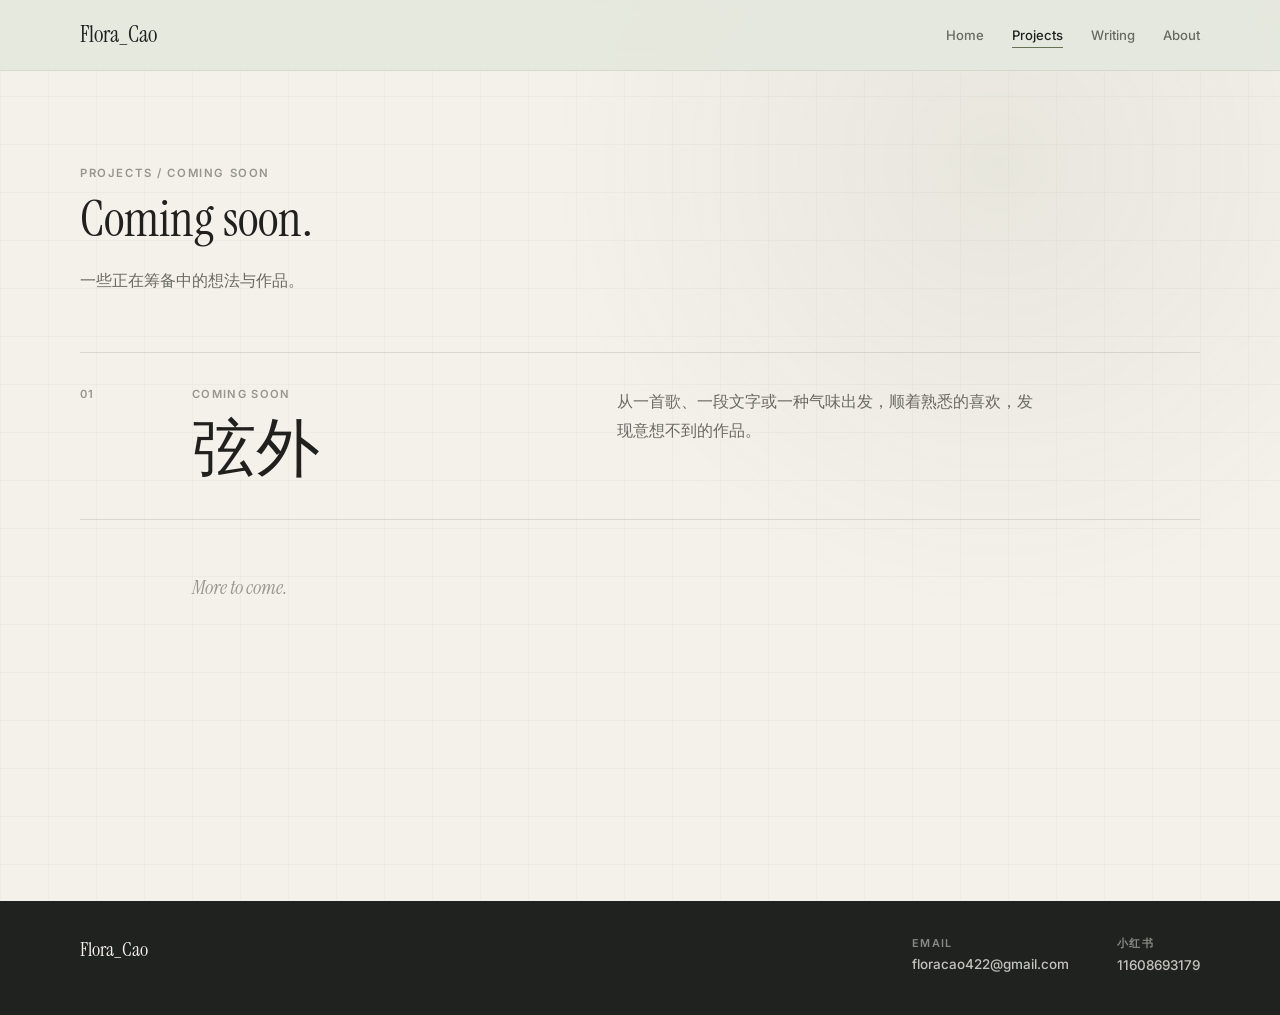
<file: projects/index.html>
<!DOCTYPE html><html lang="en"> <head><meta charset="UTF-8"><meta name="viewport" content="width=device-width, initial-scale=1.0"><meta name="generator" content="Astro v4.16.19"><title>Projects | Yichen Cao</title><meta name="description" content="Independent projects by Yichen Cao."><link rel="canonical" href="https://floracc.cn/projects/"><meta property="og:title" content="Projects | Yichen Cao"><meta property="og:description" content="Independent projects by Yichen Cao."><meta property="og:type" content="website"><meta property="og:url" content="https://floracc.cn/projects/"><meta name="twitter:card" content="summary_large_image"><link rel="preconnect" href="https://fonts.googleapis.com"><link rel="preconnect" href="https://fonts.gstatic.com" crossorigin><link href="https://fonts.googleapis.com/css2?family=Instrument+Serif:ital@0;1&family=Inter:wght@400;500;600&display=swap" rel="stylesheet"><link rel="stylesheet" href="/_astro/about.BizyJ6Z-.css">
<style>.projects-page[data-astro-cid-2hwget37]{min-height:calc(100svh - 70px);padding:84px 0 110px}.projects-head[data-astro-cid-2hwget37]{max-width:760px}h1[data-astro-cid-2hwget37]{margin:14px 0 0;font-family:var(--font-serif);font-size:clamp(2.85rem,4.5vw,3.15rem);font-weight:400;line-height:1.02}.projects-description[data-astro-cid-2hwget37]{margin:20px 0 0;color:var(--text-secondary);font-size:1rem;line-height:1.75}.project-index[data-astro-cid-2hwget37]{margin-top:58px;border-top:1px solid var(--line)}.project-row[data-astro-cid-2hwget37]{position:relative;display:grid;grid-template-columns:76px minmax(260px,.8fr) minmax(320px,1.2fr);gap:36px;align-items:start;padding:34px 0 40px;border-bottom:1px solid var(--line)}.project-row[data-astro-cid-2hwget37]:after{position:absolute;right:0;bottom:-1px;left:0;height:1px;background:var(--accent);content:"";transform:scaleX(0);transform-origin:left;transition:transform .22s ease}.project-row[data-astro-cid-2hwget37]:hover:after{transform:scaleX(1)}.project-number[data-astro-cid-2hwget37],.project-name[data-astro-cid-2hwget37]>p[data-astro-cid-2hwget37]{color:var(--text-tertiary);font-size:.7rem;font-weight:600;letter-spacing:.12em;text-transform:uppercase}.project-name[data-astro-cid-2hwget37]>p[data-astro-cid-2hwget37]{margin:0 0 18px}h2[data-astro-cid-2hwget37]{margin:0;font-family:var(--font-serif);font-size:clamp(2.8rem,5vw,4.8rem);font-weight:400;line-height:.94}.project-copy[data-astro-cid-2hwget37]>p[data-astro-cid-2hwget37]{max-width:42ch;margin:0;color:var(--text-secondary);font-size:1rem;line-height:1.8}.more[data-astro-cid-2hwget37]{margin:54px 0 0 112px;color:var(--text-tertiary);font-family:var(--font-serif);font-size:1.25rem;font-style:italic}@media (max-width: 820px){.project-row[data-astro-cid-2hwget37]{grid-template-columns:52px 1fr;gap:24px}.project-copy[data-astro-cid-2hwget37]{grid-column:2}.more[data-astro-cid-2hwget37]{margin-left:76px}}@media (max-width: 560px){.projects-page[data-astro-cid-2hwget37]{padding-top:76px}h1[data-astro-cid-2hwget37]{font-size:clamp(2.65rem,13vw,3.15rem)}.project-row[data-astro-cid-2hwget37]{grid-template-columns:1fr;gap:20px;padding-top:28px}.project-copy[data-astro-cid-2hwget37]{grid-column:auto}.more[data-astro-cid-2hwget37]{margin-left:0}}
</style></head> <body> <header class="site-header" data-astro-cid-3ef6ksr2> <div class="inner" data-astro-cid-3ef6ksr2> <a class="brand" href="/" aria-label="Flora Cao home" data-astro-cid-3ef6ksr2>Flora_Cao</a> <input id="nav-toggle" class="nav-toggle" type="checkbox" aria-label="Open navigation" data-astro-cid-3ef6ksr2> <label class="menu-button" for="nav-toggle" data-astro-cid-3ef6ksr2><span data-astro-cid-3ef6ksr2></span><span data-astro-cid-3ef6ksr2></span></label> <nav class="nav" aria-label="Primary navigation" data-astro-cid-3ef6ksr2> <a class="nav-link" href="/" data-astro-cid-3ef6ksr2>Home</a><a class="nav-link active" href="/projects" data-astro-cid-3ef6ksr2>Projects</a><a class="nav-link" href="/notes" data-astro-cid-3ef6ksr2>Writing</a><a class="nav-link" href="/about" data-astro-cid-3ef6ksr2>About</a> </nav> </div> </header>  <main>  <section class="projects-page container" aria-labelledby="projects-title" data-astro-cid-2hwget37> <header class="projects-head" data-astro-cid-2hwget37> <p class="eyebrow" data-astro-cid-2hwget37>Projects / Coming soon</p> <h1 id="projects-title" data-astro-cid-2hwget37>Coming soon.</h1> <p class="projects-description" data-astro-cid-2hwget37>一些正在筹备中的想法与作品。</p> </header> <div class="project-index" aria-label="Project index" data-astro-cid-2hwget37> <article class="project-row" data-astro-cid-2hwget37> <span class="project-number" data-astro-cid-2hwget37>01</span> <div class="project-name" data-astro-cid-2hwget37> <p data-astro-cid-2hwget37>Coming soon</p> <h2 data-astro-cid-2hwget37>弦外</h2> </div> <div class="project-copy" data-astro-cid-2hwget37> <p data-astro-cid-2hwget37>从一首歌、一段文字或一种气味出发，顺着熟悉的喜欢，发现意想不到的作品。</p> </div> </article> </div> <p class="more" data-astro-cid-2hwget37>More to come.</p> </section>  </main> <footer class="site-footer" data-astro-cid-sz7xmlte> <div class="inner" data-astro-cid-sz7xmlte> <p data-astro-cid-sz7xmlte>Flora_Cao</p> <div class="contacts" aria-label="Contact links" data-astro-cid-sz7xmlte> <a href="mailto:floracao422@gmail.com" data-astro-cid-sz7xmlte> <span data-astro-cid-sz7xmlte>Email</span> <strong data-astro-cid-sz7xmlte>floracao422@gmail.com</strong> </a> <a href="https://xhslink.cn/o/1gi1os776d2" target="_blank" rel="noopener noreferrer" data-astro-cid-sz7xmlte> <span data-astro-cid-sz7xmlte>小红书</span> <strong data-astro-cid-sz7xmlte>11608693179</strong> </a> </div> </div> </footer>  </body></html>
</file>
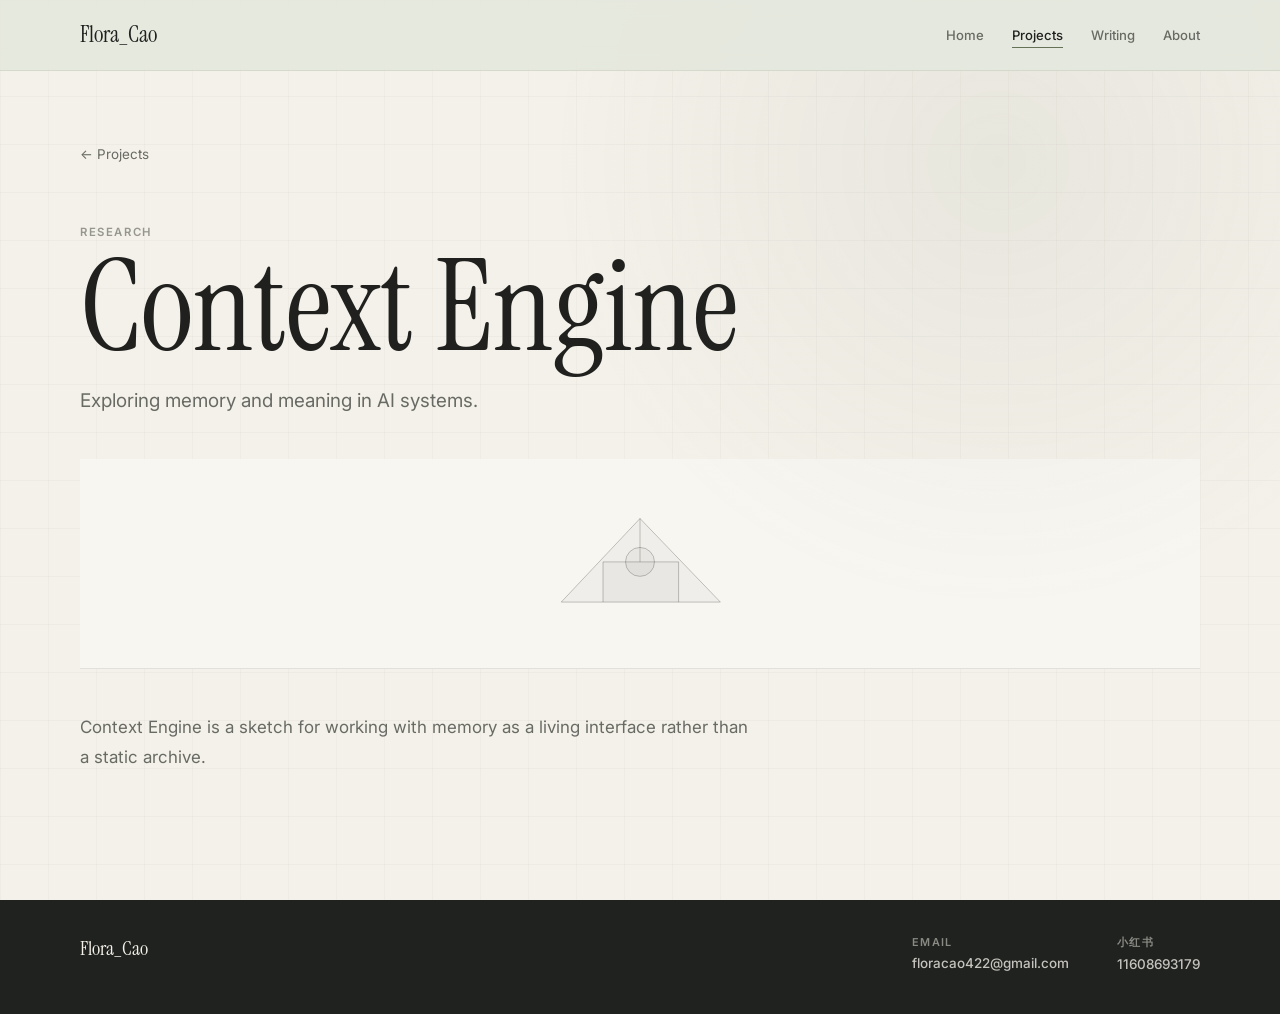
<file: projects/context-engine/index.html>
<!DOCTYPE html><html lang="en"> <head><meta charset="UTF-8"><meta name="viewport" content="width=device-width, initial-scale=1.0"><meta name="generator" content="Astro v4.16.19"><title>Context Engine | Yichen Cao</title><meta name="description" content="Exploring memory and meaning in AI systems."><link rel="canonical" href="https://floracc.cn/projects/context-engine/"><meta property="og:title" content="Context Engine | Yichen Cao"><meta property="og:description" content="Exploring memory and meaning in AI systems."><meta property="og:type" content="website"><meta property="og:url" content="https://floracc.cn/projects/context-engine/"><meta name="twitter:card" content="summary_large_image"><link rel="preconnect" href="https://fonts.googleapis.com"><link rel="preconnect" href="https://fonts.gstatic.com" crossorigin><link href="https://fonts.googleapis.com/css2?family=Instrument+Serif:ital@0;1&family=Inter:wght@400;500;600&display=swap" rel="stylesheet"><link rel="stylesheet" href="/_astro/about.BizyJ6Z-.css">
<style>.project-visual[data-astro-cid-xdnmequ6]{height:210px;overflow:hidden;border-bottom:1px solid rgba(32,33,31,.1);background:var(--surface)}.project-visual[data-astro-cid-xdnmequ6] svg[data-astro-cid-xdnmequ6]{width:100%;height:100%;transition:transform .24s ease}.project-card:hover .project-visual[data-astro-cid-xdnmequ6] svg[data-astro-cid-xdnmequ6]{transform:scale(1.015)}.signal[data-astro-cid-xdnmequ6]{background:var(--dark)}.signal[data-astro-cid-xdnmequ6] svg[data-astro-cid-xdnmequ6]{fill:none;stroke:#f8f6f157}.signal[data-astro-cid-xdnmequ6] path[data-astro-cid-xdnmequ6]{stroke:#dde1d5bd}.signal[data-astro-cid-xdnmequ6] .pulse[data-astro-cid-xdnmequ6]{fill:#dde1d5;stroke:none}.context[data-astro-cid-xdnmequ6] svg[data-astro-cid-xdnmequ6]{fill:#20211f09;stroke:#20211f52}.habit[data-astro-cid-xdnmequ6] svg[data-astro-cid-xdnmequ6]{fill:none;stroke:#66725594}.habit[data-astro-cid-xdnmequ6] path[data-astro-cid-xdnmequ6]{stroke-width:1.2}.detail[data-astro-cid-ovxcmftc]{padding:72px 0 110px}.back[data-astro-cid-ovxcmftc]{display:inline-block;margin-bottom:52px;color:var(--text-secondary);font-size:.84rem}h1[data-astro-cid-ovxcmftc]{max-width:900px;margin:12px 0 22px;font-family:var(--font-serif);font-size:clamp(4rem,10vw,8.8rem);font-weight:400;line-height:.88}.dek[data-astro-cid-ovxcmftc]{max-width:580px;margin:0 0 44px;color:var(--text-secondary);font-size:1.18rem;line-height:1.55}.body[data-astro-cid-ovxcmftc]{max-width:680px;margin-top:44px;color:var(--text-secondary);font-size:1.06rem;line-height:1.75}
</style></head> <body> <header class="site-header" data-astro-cid-3ef6ksr2> <div class="inner" data-astro-cid-3ef6ksr2> <a class="brand" href="/" aria-label="Flora Cao home" data-astro-cid-3ef6ksr2>Flora_Cao</a> <input id="nav-toggle" class="nav-toggle" type="checkbox" aria-label="Open navigation" data-astro-cid-3ef6ksr2> <label class="menu-button" for="nav-toggle" data-astro-cid-3ef6ksr2><span data-astro-cid-3ef6ksr2></span><span data-astro-cid-3ef6ksr2></span></label> <nav class="nav" aria-label="Primary navigation" data-astro-cid-3ef6ksr2> <a class="nav-link" href="/" data-astro-cid-3ef6ksr2>Home</a><a class="nav-link active" href="/projects" data-astro-cid-3ef6ksr2>Projects</a><a class="nav-link" href="/notes" data-astro-cid-3ef6ksr2>Writing</a><a class="nav-link" href="/about" data-astro-cid-3ef6ksr2>About</a> </nav> </div> </header>  <main>  <article class="detail container" data-astro-cid-ovxcmftc> <a class="back" href="/projects" data-astro-cid-ovxcmftc>← Projects</a> <p class="eyebrow" data-astro-cid-ovxcmftc>Research</p> <h1 data-astro-cid-ovxcmftc>Context Engine</h1> <p class="dek" data-astro-cid-ovxcmftc>Exploring memory and meaning in AI systems.</p> <div class="project-visual context" aria-hidden="true" data-astro-cid-xdnmequ6>  <svg viewBox="0 0 420 260" data-astro-cid-xdnmequ6> <path d="M112 178 L210 74 L310 178 Z" data-astro-cid-xdnmequ6></path> <path d="M164 178 V128 H258 V178" data-astro-cid-xdnmequ6></path> <path d="M210 74 V128" data-astro-cid-xdnmequ6></path> <circle cx="210" cy="128" r="18" data-astro-cid-xdnmequ6></circle> </svg>  </div>  <div class="body" data-astro-cid-ovxcmftc> <p>Context Engine is a sketch for working with memory as a living interface rather than a static archive.</p> </div> </article>  </main> <footer class="site-footer" data-astro-cid-sz7xmlte> <div class="inner" data-astro-cid-sz7xmlte> <p data-astro-cid-sz7xmlte>Flora_Cao</p> <div class="contacts" aria-label="Contact links" data-astro-cid-sz7xmlte> <a href="mailto:floracao422@gmail.com" data-astro-cid-sz7xmlte> <span data-astro-cid-sz7xmlte>Email</span> <strong data-astro-cid-sz7xmlte>floracao422@gmail.com</strong> </a> <a href="https://xhslink.cn/o/1gi1os776d2" target="_blank" rel="noopener noreferrer" data-astro-cid-sz7xmlte> <span data-astro-cid-sz7xmlte>小红书</span> <strong data-astro-cid-sz7xmlte>11608693179</strong> </a> </div> </div> </footer>  </body></html>
</file>
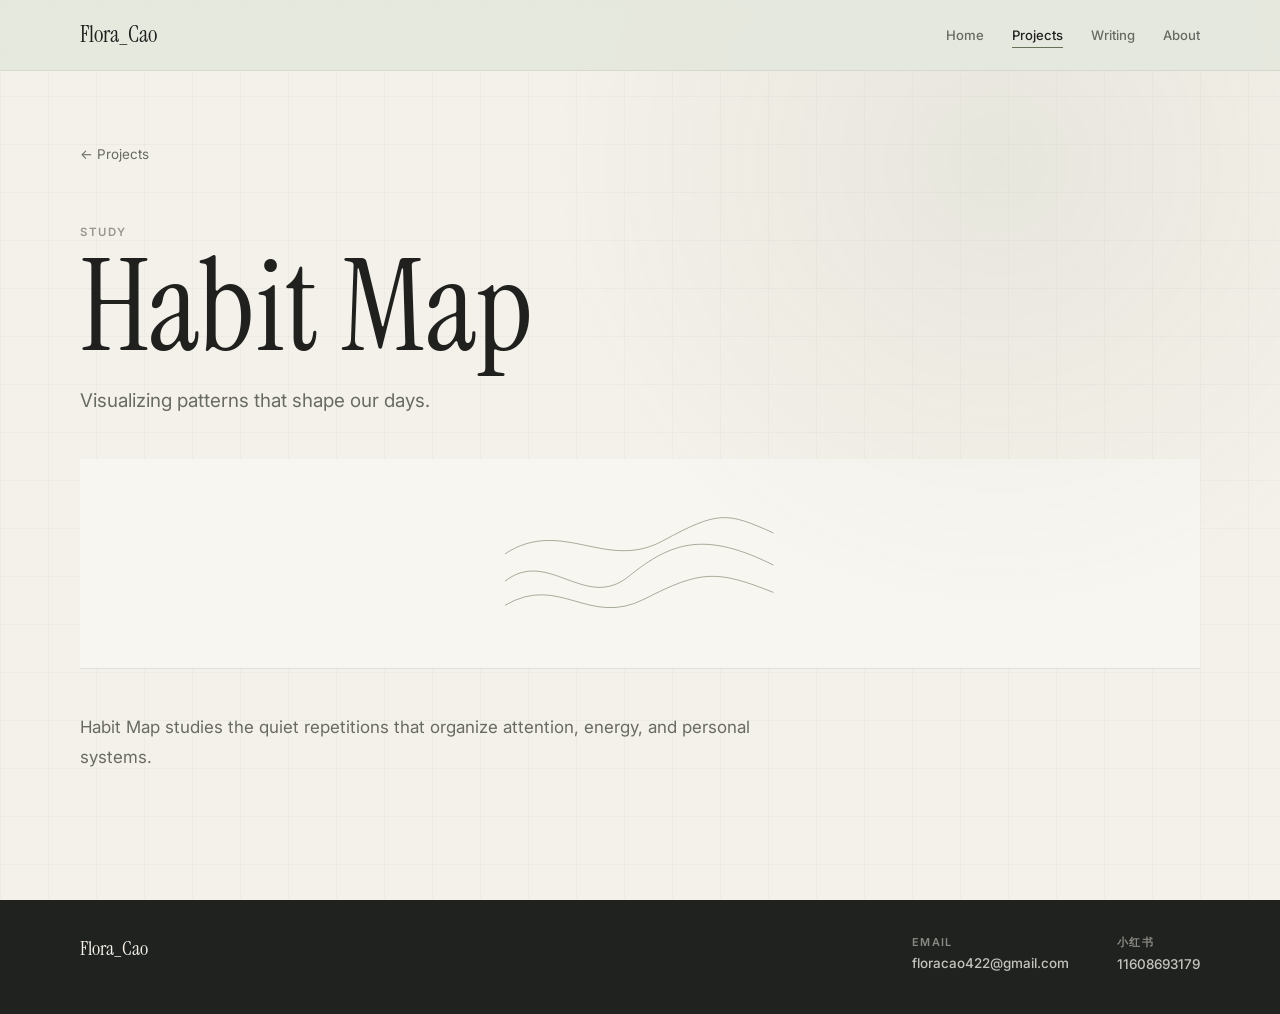
<file: projects/habit-map/index.html>
<!DOCTYPE html><html lang="en"> <head><meta charset="UTF-8"><meta name="viewport" content="width=device-width, initial-scale=1.0"><meta name="generator" content="Astro v4.16.19"><title>Habit Map | Yichen Cao</title><meta name="description" content="Visualizing patterns that shape our days."><link rel="canonical" href="https://floracc.cn/projects/habit-map/"><meta property="og:title" content="Habit Map | Yichen Cao"><meta property="og:description" content="Visualizing patterns that shape our days."><meta property="og:type" content="website"><meta property="og:url" content="https://floracc.cn/projects/habit-map/"><meta name="twitter:card" content="summary_large_image"><link rel="preconnect" href="https://fonts.googleapis.com"><link rel="preconnect" href="https://fonts.gstatic.com" crossorigin><link href="https://fonts.googleapis.com/css2?family=Instrument+Serif:ital@0;1&family=Inter:wght@400;500;600&display=swap" rel="stylesheet"><link rel="stylesheet" href="/_astro/about.BizyJ6Z-.css">
<style>.project-visual[data-astro-cid-xdnmequ6]{height:210px;overflow:hidden;border-bottom:1px solid rgba(32,33,31,.1);background:var(--surface)}.project-visual[data-astro-cid-xdnmequ6] svg[data-astro-cid-xdnmequ6]{width:100%;height:100%;transition:transform .24s ease}.project-card:hover .project-visual[data-astro-cid-xdnmequ6] svg[data-astro-cid-xdnmequ6]{transform:scale(1.015)}.signal[data-astro-cid-xdnmequ6]{background:var(--dark)}.signal[data-astro-cid-xdnmequ6] svg[data-astro-cid-xdnmequ6]{fill:none;stroke:#f8f6f157}.signal[data-astro-cid-xdnmequ6] path[data-astro-cid-xdnmequ6]{stroke:#dde1d5bd}.signal[data-astro-cid-xdnmequ6] .pulse[data-astro-cid-xdnmequ6]{fill:#dde1d5;stroke:none}.context[data-astro-cid-xdnmequ6] svg[data-astro-cid-xdnmequ6]{fill:#20211f09;stroke:#20211f52}.habit[data-astro-cid-xdnmequ6] svg[data-astro-cid-xdnmequ6]{fill:none;stroke:#66725594}.habit[data-astro-cid-xdnmequ6] path[data-astro-cid-xdnmequ6]{stroke-width:1.2}.detail[data-astro-cid-ovxcmftc]{padding:72px 0 110px}.back[data-astro-cid-ovxcmftc]{display:inline-block;margin-bottom:52px;color:var(--text-secondary);font-size:.84rem}h1[data-astro-cid-ovxcmftc]{max-width:900px;margin:12px 0 22px;font-family:var(--font-serif);font-size:clamp(4rem,10vw,8.8rem);font-weight:400;line-height:.88}.dek[data-astro-cid-ovxcmftc]{max-width:580px;margin:0 0 44px;color:var(--text-secondary);font-size:1.18rem;line-height:1.55}.body[data-astro-cid-ovxcmftc]{max-width:680px;margin-top:44px;color:var(--text-secondary);font-size:1.06rem;line-height:1.75}
</style></head> <body> <header class="site-header" data-astro-cid-3ef6ksr2> <div class="inner" data-astro-cid-3ef6ksr2> <a class="brand" href="/" aria-label="Flora Cao home" data-astro-cid-3ef6ksr2>Flora_Cao</a> <input id="nav-toggle" class="nav-toggle" type="checkbox" aria-label="Open navigation" data-astro-cid-3ef6ksr2> <label class="menu-button" for="nav-toggle" data-astro-cid-3ef6ksr2><span data-astro-cid-3ef6ksr2></span><span data-astro-cid-3ef6ksr2></span></label> <nav class="nav" aria-label="Primary navigation" data-astro-cid-3ef6ksr2> <a class="nav-link" href="/" data-astro-cid-3ef6ksr2>Home</a><a class="nav-link active" href="/projects" data-astro-cid-3ef6ksr2>Projects</a><a class="nav-link" href="/notes" data-astro-cid-3ef6ksr2>Writing</a><a class="nav-link" href="/about" data-astro-cid-3ef6ksr2>About</a> </nav> </div> </header>  <main>  <article class="detail container" data-astro-cid-ovxcmftc> <a class="back" href="/projects" data-astro-cid-ovxcmftc>← Projects</a> <p class="eyebrow" data-astro-cid-ovxcmftc>Study</p> <h1 data-astro-cid-ovxcmftc>Habit Map</h1> <p class="dek" data-astro-cid-ovxcmftc>Visualizing patterns that shape our days.</p> <div class="project-visual habit" aria-hidden="true" data-astro-cid-xdnmequ6>   <svg viewBox="0 0 420 260" data-astro-cid-xdnmequ6> <path d="M42 152 C96 110 142 190 196 146 S292 90 376 132" data-astro-cid-xdnmequ6></path> <path d="M42 182 C110 142 146 210 216 174 S306 138 376 166" data-astro-cid-xdnmequ6></path> <path d="M42 118 C112 72 168 140 238 102 S318 66 376 92" data-astro-cid-xdnmequ6></path> </svg> </div>  <div class="body" data-astro-cid-ovxcmftc> <p>Habit Map studies the quiet repetitions that organize attention, energy, and personal systems.</p> </div> </article>  </main> <footer class="site-footer" data-astro-cid-sz7xmlte> <div class="inner" data-astro-cid-sz7xmlte> <p data-astro-cid-sz7xmlte>Flora_Cao</p> <div class="contacts" aria-label="Contact links" data-astro-cid-sz7xmlte> <a href="mailto:floracao422@gmail.com" data-astro-cid-sz7xmlte> <span data-astro-cid-sz7xmlte>Email</span> <strong data-astro-cid-sz7xmlte>floracao422@gmail.com</strong> </a> <a href="https://xhslink.cn/o/1gi1os776d2" target="_blank" rel="noopener noreferrer" data-astro-cid-sz7xmlte> <span data-astro-cid-sz7xmlte>小红书</span> <strong data-astro-cid-sz7xmlte>11608693179</strong> </a> </div> </div> </footer>  </body></html>
</file>
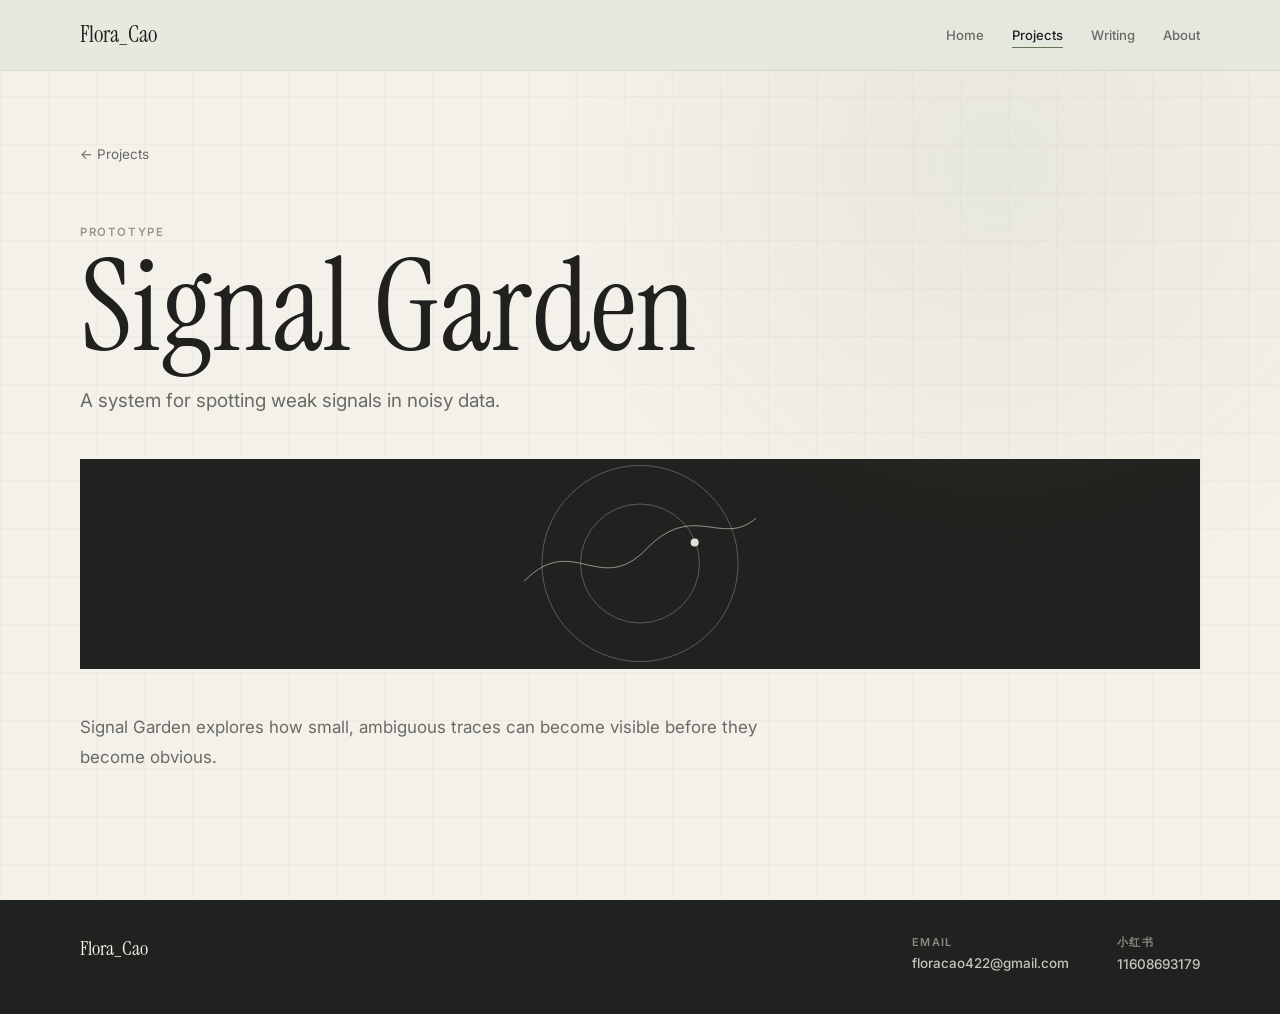
<file: projects/signal-garden/index.html>
<!DOCTYPE html><html lang="en"> <head><meta charset="UTF-8"><meta name="viewport" content="width=device-width, initial-scale=1.0"><meta name="generator" content="Astro v4.16.19"><title>Signal Garden | Yichen Cao</title><meta name="description" content="A system for spotting weak signals in noisy data."><link rel="canonical" href="https://floracc.cn/projects/signal-garden/"><meta property="og:title" content="Signal Garden | Yichen Cao"><meta property="og:description" content="A system for spotting weak signals in noisy data."><meta property="og:type" content="website"><meta property="og:url" content="https://floracc.cn/projects/signal-garden/"><meta name="twitter:card" content="summary_large_image"><link rel="preconnect" href="https://fonts.googleapis.com"><link rel="preconnect" href="https://fonts.gstatic.com" crossorigin><link href="https://fonts.googleapis.com/css2?family=Instrument+Serif:ital@0;1&family=Inter:wght@400;500;600&display=swap" rel="stylesheet"><link rel="stylesheet" href="/_astro/about.BizyJ6Z-.css">
<style>.project-visual[data-astro-cid-xdnmequ6]{height:210px;overflow:hidden;border-bottom:1px solid rgba(32,33,31,.1);background:var(--surface)}.project-visual[data-astro-cid-xdnmequ6] svg[data-astro-cid-xdnmequ6]{width:100%;height:100%;transition:transform .24s ease}.project-card:hover .project-visual[data-astro-cid-xdnmequ6] svg[data-astro-cid-xdnmequ6]{transform:scale(1.015)}.signal[data-astro-cid-xdnmequ6]{background:var(--dark)}.signal[data-astro-cid-xdnmequ6] svg[data-astro-cid-xdnmequ6]{fill:none;stroke:#f8f6f157}.signal[data-astro-cid-xdnmequ6] path[data-astro-cid-xdnmequ6]{stroke:#dde1d5bd}.signal[data-astro-cid-xdnmequ6] .pulse[data-astro-cid-xdnmequ6]{fill:#dde1d5;stroke:none}.context[data-astro-cid-xdnmequ6] svg[data-astro-cid-xdnmequ6]{fill:#20211f09;stroke:#20211f52}.habit[data-astro-cid-xdnmequ6] svg[data-astro-cid-xdnmequ6]{fill:none;stroke:#66725594}.habit[data-astro-cid-xdnmequ6] path[data-astro-cid-xdnmequ6]{stroke-width:1.2}.detail[data-astro-cid-ovxcmftc]{padding:72px 0 110px}.back[data-astro-cid-ovxcmftc]{display:inline-block;margin-bottom:52px;color:var(--text-secondary);font-size:.84rem}h1[data-astro-cid-ovxcmftc]{max-width:900px;margin:12px 0 22px;font-family:var(--font-serif);font-size:clamp(4rem,10vw,8.8rem);font-weight:400;line-height:.88}.dek[data-astro-cid-ovxcmftc]{max-width:580px;margin:0 0 44px;color:var(--text-secondary);font-size:1.18rem;line-height:1.55}.body[data-astro-cid-ovxcmftc]{max-width:680px;margin-top:44px;color:var(--text-secondary);font-size:1.06rem;line-height:1.75}
</style></head> <body> <header class="site-header" data-astro-cid-3ef6ksr2> <div class="inner" data-astro-cid-3ef6ksr2> <a class="brand" href="/" aria-label="Flora Cao home" data-astro-cid-3ef6ksr2>Flora_Cao</a> <input id="nav-toggle" class="nav-toggle" type="checkbox" aria-label="Open navigation" data-astro-cid-3ef6ksr2> <label class="menu-button" for="nav-toggle" data-astro-cid-3ef6ksr2><span data-astro-cid-3ef6ksr2></span><span data-astro-cid-3ef6ksr2></span></label> <nav class="nav" aria-label="Primary navigation" data-astro-cid-3ef6ksr2> <a class="nav-link" href="/" data-astro-cid-3ef6ksr2>Home</a><a class="nav-link active" href="/projects" data-astro-cid-3ef6ksr2>Projects</a><a class="nav-link" href="/notes" data-astro-cid-3ef6ksr2>Writing</a><a class="nav-link" href="/about" data-astro-cid-3ef6ksr2>About</a> </nav> </div> </header>  <main>  <article class="detail container" data-astro-cid-ovxcmftc> <a class="back" href="/projects" data-astro-cid-ovxcmftc>← Projects</a> <p class="eyebrow" data-astro-cid-ovxcmftc>Prototype</p> <h1 data-astro-cid-ovxcmftc>Signal Garden</h1> <p class="dek" data-astro-cid-ovxcmftc>A system for spotting weak signals in noisy data.</p> <div class="project-visual signal" aria-hidden="true" data-astro-cid-xdnmequ6> <svg viewBox="0 0 420 260" data-astro-cid-xdnmequ6> <circle cx="210" cy="130" r="74" data-astro-cid-xdnmequ6></circle> <circle cx="210" cy="130" r="122" data-astro-cid-xdnmequ6></circle> <path d="M66 152 C126 90 160 172 218 112 S312 110 354 74" data-astro-cid-xdnmequ6></path> <circle class="pulse" cx="278" cy="104" r="5" data-astro-cid-xdnmequ6></circle> </svg>   </div>  <div class="body" data-astro-cid-ovxcmftc> <p>Signal Garden explores how small, ambiguous traces can become visible before they become obvious.</p> </div> </article>  </main> <footer class="site-footer" data-astro-cid-sz7xmlte> <div class="inner" data-astro-cid-sz7xmlte> <p data-astro-cid-sz7xmlte>Flora_Cao</p> <div class="contacts" aria-label="Contact links" data-astro-cid-sz7xmlte> <a href="mailto:floracao422@gmail.com" data-astro-cid-sz7xmlte> <span data-astro-cid-sz7xmlte>Email</span> <strong data-astro-cid-sz7xmlte>floracao422@gmail.com</strong> </a> <a href="https://xhslink.cn/o/1gi1os776d2" target="_blank" rel="noopener noreferrer" data-astro-cid-sz7xmlte> <span data-astro-cid-sz7xmlte>小红书</span> <strong data-astro-cid-sz7xmlte>11608693179</strong> </a> </div> </div> </footer>  </body></html>
</file>
<file: _astro/about.BizyJ6Z-.css>
:root{--bg: #f4f1ea;--surface: #f8f6f1;--text-primary: #20211f;--text-secondary: #686a64;--text-tertiary: #95978f;--line: rgba(32, 33, 31, .12);--line-soft: rgba(32, 33, 31, .07);--accent: #667255;--accent-soft: #dde1d5;--dark: #20221f;--font-serif: "Instrument Serif", "Noto Serif SC", "Songti SC", "STSong", serif;--font-sans: Inter, Geist, Manrope, -apple-system, BlinkMacSystemFont, "Segoe UI", sans-serif;--content: min(1120px, calc(100vw - 40px) )}*{box-sizing:border-box}html{background:var(--bg);color:var(--text-primary);font-family:var(--font-sans);scroll-behavior:smooth}body{margin:0;min-height:100vh;background:linear-gradient(rgba(32,33,31,.028) 1px,transparent 1px),linear-gradient(90deg,rgba(32,33,31,.022) 1px,transparent 1px),var(--bg);background-size:48px 48px}body:before{content:"";position:fixed;inset:0;pointer-events:none;background:radial-gradient(circle at 78% 18%,rgba(102,114,85,.1),transparent 28rem);opacity:.8}a{color:inherit;text-decoration:none}img,svg{display:block;max-width:100%}main{min-height:calc(100vh - 78px)}::selection{background:var(--accent-soft)}.container{width:var(--content);margin-inline:auto}.eyebrow{color:var(--text-tertiary);font-size:.71rem;font-weight:600;letter-spacing:.14em;text-transform:uppercase}.section{padding:76px 0;border-top:1px solid var(--line-soft)}.section-head{display:flex;align-items:end;justify-content:space-between;gap:24px;margin-bottom:28px}.section-title{margin:0;font-family:var(--font-serif);font-size:clamp(2.2rem,4vw,4.2rem);font-weight:400;line-height:.95}.muted{color:var(--text-secondary)}.arrow{display:inline-block;transition:transform .22s ease}@media (prefers-reduced-motion: reduce){*,*:before,*:after{animation-duration:.001ms!important;animation-iteration-count:1!important;scroll-behavior:auto!important;transition-duration:.001ms!important}}@media (max-width: 720px){:root{--content: min(100vw - 28px, 1120px)}.section{padding:54px 0}.section-head{display:block}}.site-footer[data-astro-cid-sz7xmlte]{position:relative;border-top:1px solid var(--dark);background:var(--dark);color:var(--bg)}.inner[data-astro-cid-sz7xmlte]{width:var(--content);margin-inline:auto;display:grid;grid-template-columns:1fr auto;gap:48px;align-items:start;padding:34px 0 42px}p[data-astro-cid-sz7xmlte]{margin:0;font-family:var(--font-serif);font-size:1.25rem}.contacts[data-astro-cid-sz7xmlte]{display:flex;gap:48px}a[data-astro-cid-sz7xmlte] span[data-astro-cid-sz7xmlte],a[data-astro-cid-sz7xmlte] strong[data-astro-cid-sz7xmlte]{display:block}a[data-astro-cid-sz7xmlte] span[data-astro-cid-sz7xmlte]{margin-bottom:6px;color:#f4f1ea80;font-size:.68rem;font-weight:600;letter-spacing:.12em;text-transform:uppercase}a[data-astro-cid-sz7xmlte] strong[data-astro-cid-sz7xmlte]{color:#f4f1eac7;font-size:.84rem;font-weight:500;transition:color .18s ease}a[data-astro-cid-sz7xmlte]:hover strong[data-astro-cid-sz7xmlte]{color:var(--surface)}@media (max-width: 720px){.inner[data-astro-cid-sz7xmlte]{grid-template-columns:1fr;gap:28px}.contacts[data-astro-cid-sz7xmlte]{display:grid;gap:20px}}.site-header[data-astro-cid-3ef6ksr2]{position:sticky;top:0;z-index:20;border-bottom:1px solid rgba(102,114,85,.13);background:#e5e8ddf0;backdrop-filter:blur(10px)}.inner[data-astro-cid-3ef6ksr2]{width:var(--content);height:70px;margin-inline:auto;display:flex;align-items:center;justify-content:space-between}.brand[data-astro-cid-3ef6ksr2]{font-family:var(--font-serif);font-size:1.45rem;line-height:1}.nav[data-astro-cid-3ef6ksr2]{display:flex;align-items:center;gap:28px}.nav-link[data-astro-cid-3ef6ksr2]{position:relative;padding:8px 0;color:var(--text-secondary);font-size:.82rem;font-weight:500}.nav-link[data-astro-cid-3ef6ksr2]:after{content:"";position:absolute;left:0;right:0;bottom:3px;height:1px;background:var(--accent);transform:scaleX(0);transform-origin:left;transition:transform .22s ease}.nav-link[data-astro-cid-3ef6ksr2]:hover:after,.nav-link[data-astro-cid-3ef6ksr2].active:after{transform:scaleX(1)}.nav-link[data-astro-cid-3ef6ksr2].active{color:var(--text-primary)}.nav-toggle[data-astro-cid-3ef6ksr2],.menu-button[data-astro-cid-3ef6ksr2]{display:none}@media (max-width: 720px){.inner[data-astro-cid-3ef6ksr2]{height:64px}.menu-button[data-astro-cid-3ef6ksr2]{display:grid;width:34px;height:34px;place-content:center;gap:6px;cursor:pointer}.menu-button[data-astro-cid-3ef6ksr2] span[data-astro-cid-3ef6ksr2]{width:18px;height:1px;background:var(--text-primary);transition:transform .18s ease}.nav[data-astro-cid-3ef6ksr2]{position:absolute;inset:64px 0 auto;display:none;padding:18px calc((100vw - var(--content)) / 2) 22px;border-bottom:1px solid var(--line-soft);background:#e5e8ddfa}.nav-toggle[data-astro-cid-3ef6ksr2]:checked~.nav[data-astro-cid-3ef6ksr2]{display:grid;gap:8px}.nav-toggle[data-astro-cid-3ef6ksr2]:checked+.menu-button[data-astro-cid-3ef6ksr2] span[data-astro-cid-3ef6ksr2]:first-child{transform:translateY(3.5px) rotate(42deg)}.nav-toggle[data-astro-cid-3ef6ksr2]:checked+.menu-button[data-astro-cid-3ef6ksr2] span[data-astro-cid-3ef6ksr2]:last-child{transform:translateY(-3.5px) rotate(-42deg)}}
</file>
<file: _astro/index.BJC7w6J_.css>
.visual[data-astro-cid-glt3m5bp]{display:block;width:100%;margin:0;padding:0;border:0;background:transparent;color:#20211f29;cursor:pointer;-webkit-tap-highlight-color:transparent}.visual[data-astro-cid-glt3m5bp]:focus-visible{outline:1px solid var(--accent);outline-offset:8px}svg[data-astro-cid-glt3m5bp]{width:min(100%,520px);margin-left:auto;overflow:visible}.dot-field[data-astro-cid-glt3m5bp]{opacity:.62}.orbit[data-astro-cid-glt3m5bp],.technical[data-astro-cid-glt3m5bp],.crosshair[data-astro-cid-glt3m5bp] path[data-astro-cid-glt3m5bp],.crosshair[data-astro-cid-glt3m5bp] circle[data-astro-cid-glt3m5bp],.face[data-astro-cid-glt3m5bp] path[data-astro-cid-glt3m5bp]{fill:none;stroke:currentColor;stroke-width:1}.orbit-b[data-astro-cid-glt3m5bp]{stroke-dasharray:3 9}.branch[data-astro-cid-glt3m5bp],.stem[data-astro-cid-glt3m5bp]{fill:none;stroke:#667255;stroke-linecap:round}.branch[data-astro-cid-glt3m5bp]{stroke-width:2.2}.stem[data-astro-cid-glt3m5bp]{stroke-width:1.4;opacity:.72}.leaf[data-astro-cid-glt3m5bp]{fill:#6672552e;stroke:#66725594;stroke-width:1;transform-box:fill-box;transform-origin:center;transition:transform .32s ease,fill .32s ease}.leaf-a[data-astro-cid-glt3m5bp]{animation:leaf-rest-a 10s ease-in-out infinite alternate}.leaf-b[data-astro-cid-glt3m5bp]{animation:leaf-rest-b 12s ease-in-out infinite alternate}.technical[data-astro-cid-glt3m5bp],.node[data-astro-cid-glt3m5bp],.crosshair[data-astro-cid-glt3m5bp]{transition:transform .32s ease,color .32s ease}.technical[data-astro-cid-glt3m5bp]{stroke-dasharray:5 7}.node[data-astro-cid-glt3m5bp]{fill:var(--accent)}.face[data-astro-cid-glt3m5bp]{color:var(--accent);opacity:0;transform:translateY(4px);transform-origin:314px 304px;transition:opacity .22s ease,transform .3s ease}.face[data-astro-cid-glt3m5bp] path[data-astro-cid-glt3m5bp]{stroke-width:2;stroke-linecap:round}.eye[data-astro-cid-glt3m5bp]{transform-box:fill-box;transform-origin:center}.visual[data-astro-cid-glt3m5bp]:hover .leaf-a[data-astro-cid-glt3m5bp],.visual[data-astro-cid-glt3m5bp]:focus-visible .leaf-a[data-astro-cid-glt3m5bp]{transform:rotate(-2.5deg) translate(-2px,1px)}.visual[data-astro-cid-glt3m5bp]:hover .leaf-b[data-astro-cid-glt3m5bp],.visual[data-astro-cid-glt3m5bp]:focus-visible .leaf-b[data-astro-cid-glt3m5bp]{transform:rotate(3deg) translate(2px,-1px)}.visual[data-astro-cid-glt3m5bp]:hover .leaf-c[data-astro-cid-glt3m5bp],.visual[data-astro-cid-glt3m5bp]:focus-visible .leaf-c[data-astro-cid-glt3m5bp]{transform:rotate(-2deg)}.visual[data-astro-cid-glt3m5bp]:hover .technical-a[data-astro-cid-glt3m5bp],.visual[data-astro-cid-glt3m5bp]:focus-visible .technical-a[data-astro-cid-glt3m5bp]{transform:translate(3px)}.visual[data-astro-cid-glt3m5bp]:hover .node-b[data-astro-cid-glt3m5bp],.visual[data-astro-cid-glt3m5bp]:focus-visible .node-b[data-astro-cid-glt3m5bp]{transform:translate(-2px,2px)}.visual[data-astro-cid-glt3m5bp].is-happy .face[data-astro-cid-glt3m5bp]{opacity:1;transform:translateY(0)}.visual[data-astro-cid-glt3m5bp].is-happy .eye-left[data-astro-cid-glt3m5bp]{animation:blink .9s ease 1 .28s}.visual[data-astro-cid-glt3m5bp].is-happy .crosshair[data-astro-cid-glt3m5bp]{transform:rotate(4deg);transform-origin:433px 384px}.visual[data-astro-cid-glt3m5bp].is-happy .node-a[data-astro-cid-glt3m5bp]{transform:translateY(-4px)}@keyframes leaf-rest-a{to{transform:rotate(1.2deg)}}@keyframes leaf-rest-b{to{transform:rotate(-1deg)}}@keyframes blink{0%,36%,64%,to{transform:scaleY(1)}48%,54%{transform:scaleY(.08)}}@media (prefers-reduced-motion: reduce){.leaf-a[data-astro-cid-glt3m5bp],.leaf-b[data-astro-cid-glt3m5bp],.visual[data-astro-cid-glt3m5bp].is-happy .eye-left[data-astro-cid-glt3m5bp]{animation:none}}.hero[data-astro-cid-j7pv25f6]{min-height:calc(100svh - 70px);display:grid;grid-template-columns:minmax(0,.95fr) minmax(340px,.85fr);align-items:center;gap:54px;padding:56px 0 42px}h1[data-astro-cid-j7pv25f6]{margin:18px 0 0;font-family:var(--font-serif);font-size:clamp(3.2rem,6.2vw,6.8rem);font-weight:400;line-height:.88;white-space:nowrap}.statement[data-astro-cid-j7pv25f6]{margin:38px 0 46px;max-width:680px;font-family:var(--font-serif);font-size:clamp(1.55rem,2.6vw,2.8rem);font-weight:400;line-height:1.06;color:var(--text-secondary);white-space:nowrap}.focus[data-astro-cid-j7pv25f6]{display:flex;align-items:center;gap:10px;color:var(--text-tertiary);font-family:var(--font-sans);font-size:.78rem;font-weight:600;letter-spacing:.14em}.focus[data-astro-cid-j7pv25f6] span[data-astro-cid-j7pv25f6]{width:6px;height:6px;background:var(--accent);border-radius:50%}.focus[data-astro-cid-j7pv25f6] b[data-astro-cid-j7pv25f6]{color:var(--text-secondary);font-weight:600}.small-link[data-astro-cid-j7pv25f6]{color:var(--text-secondary);font-size:.86rem}.about-link[data-astro-cid-j7pv25f6]{display:inline-flex;gap:8px;align-items:center;margin-top:24px;color:var(--text-secondary);font-size:.82rem}.about-link[data-astro-cid-j7pv25f6] span[data-astro-cid-j7pv25f6]{transition:transform .2s ease}.about-link[data-astro-cid-j7pv25f6]:hover span[data-astro-cid-j7pv25f6],.about-link[data-astro-cid-j7pv25f6]:focus-visible span[data-astro-cid-j7pv25f6]{transform:translate(3px)}.small-link[data-astro-cid-j7pv25f6]:hover .arrow[data-astro-cid-j7pv25f6],.small-link[data-astro-cid-j7pv25f6]:focus-visible .arrow[data-astro-cid-j7pv25f6]{transform:translate(3px)}.home-index-band[data-astro-cid-j7pv25f6]{background:#f8f6f161}.home-index-layout[data-astro-cid-j7pv25f6]{display:grid;grid-template-columns:.85fr 1.15fr;gap:72px}.section-link[data-astro-cid-j7pv25f6]{display:inline-block;margin-top:24px}.project-list[data-astro-cid-j7pv25f6],.writing-list[data-astro-cid-j7pv25f6]{border-top:1px solid var(--line-soft)}.project-row[data-astro-cid-j7pv25f6],.writing-row[data-astro-cid-j7pv25f6]{display:grid;align-items:center;gap:24px;padding:18px 0;border-bottom:1px solid var(--line-soft)}.project-row[data-astro-cid-j7pv25f6]{grid-template-columns:1fr auto}.writing-row[data-astro-cid-j7pv25f6]{grid-template-columns:1fr 18px}.project-row[data-astro-cid-j7pv25f6] strong[data-astro-cid-j7pv25f6],.writing-row[data-astro-cid-j7pv25f6] strong[data-astro-cid-j7pv25f6]{display:block;font-family:var(--font-serif);font-size:clamp(1.5rem,2.4vw,2.25rem);font-weight:400;transition:transform .18s ease}.project-row[data-astro-cid-j7pv25f6] p[data-astro-cid-j7pv25f6]{max-width:42ch;margin:9px 0 0;color:var(--text-secondary);font-size:.88rem;line-height:1.65}.project-row[data-astro-cid-j7pv25f6] small[data-astro-cid-j7pv25f6]{color:var(--text-tertiary);font-size:.7rem;font-weight:600;letter-spacing:.12em;text-transform:uppercase;white-space:nowrap}.writing-row[data-astro-cid-j7pv25f6]:hover strong[data-astro-cid-j7pv25f6]{transform:translate(3px)}.writing-row[data-astro-cid-j7pv25f6] time[data-astro-cid-j7pv25f6]{display:block;margin-top:6px;color:var(--text-tertiary);font-size:.78rem}.writing-row[data-astro-cid-j7pv25f6] i[data-astro-cid-j7pv25f6]{color:var(--text-secondary);font-style:normal}@media (max-width: 900px){.hero[data-astro-cid-j7pv25f6],.home-index-layout[data-astro-cid-j7pv25f6]{grid-template-columns:1fr}.hero[data-astro-cid-j7pv25f6]{min-height:auto;padding-top:74px}}@media (max-width: 720px){h1[data-astro-cid-j7pv25f6]{font-size:clamp(2.7rem,11.5vw,4.8rem)}.focus[data-astro-cid-j7pv25f6]{flex-wrap:wrap;line-height:1.7}.project-row[data-astro-cid-j7pv25f6]{grid-template-columns:1fr;gap:8px}}
</file>
<file: _astro/about.C5HvayPO.css>
.photo-stack[data-astro-cid-hcn5g4pi]{margin:0}.stage[data-astro-cid-hcn5g4pi]{position:relative;width:100%;aspect-ratio:4 / 5;padding:0;border:0;background:transparent;cursor:pointer}img[data-astro-cid-hcn5g4pi]{position:absolute;inset:0;width:100%;height:100%;object-fit:cover;opacity:0;transform:translate(8px,4px) rotate(1.2deg);transition:opacity .22s ease,transform .22s ease}img[data-astro-cid-hcn5g4pi].active{z-index:1;opacity:1;transform:translate(0) rotate(-.7deg)}figcaption[data-astro-cid-hcn5g4pi]{display:flex;align-items:center;justify-content:space-between;min-height:42px;margin-top:12px;border-top:1px solid var(--line);color:var(--text-secondary);font-size:.78rem;letter-spacing:.06em}.counter[data-astro-cid-hcn5g4pi]{display:inline-flex;align-items:baseline;gap:7px;font-variant-numeric:tabular-nums}.counter[data-astro-cid-hcn5g4pi] b[data-astro-cid-hcn5g4pi]{color:var(--text-primary);font-size:.92rem;font-weight:600}.counter[data-astro-cid-hcn5g4pi] i[data-astro-cid-hcn5g4pi]{color:var(--text-tertiary);font-style:normal}.controls[data-astro-cid-hcn5g4pi]{display:flex;gap:8px}.controls[data-astro-cid-hcn5g4pi] button[data-astro-cid-hcn5g4pi]{width:40px;height:36px;border:1px solid var(--line);background:#f8f6f161;color:var(--text-secondary);font-size:1rem;cursor:pointer;transition:color .18s ease,border-color .18s ease,background .18s ease,transform .18s ease}.controls[data-astro-cid-hcn5g4pi] button[data-astro-cid-hcn5g4pi]:hover,.controls[data-astro-cid-hcn5g4pi] button[data-astro-cid-hcn5g4pi]:focus-visible{color:var(--text-primary);border-color:var(--accent);background:var(--surface);transform:translateY(-1px);outline:none}.stage[data-astro-cid-hcn5g4pi]:focus-visible{outline:1px solid var(--accent);outline-offset:5px}@media (max-width: 640px){.controls[data-astro-cid-hcn5g4pi] button[data-astro-cid-hcn5g4pi]{width:44px;height:40px}}@media (prefers-reduced-motion: reduce){img[data-astro-cid-hcn5g4pi]{transition:none}}.about-page[data-astro-cid-kh7btl4r]{--paper:#f5f1e9;--ink:#34332f;--sage:#747b6d;--clay:#aa7767;--divider:#d8d1c6;--panel:rgba(133,140,124,.055);--section-space:clamp(76px,7vw,108px);--group-space:clamp(58px,5vw,82px);color:var(--ink);overflow:hidden}.about-page[data-astro-cid-kh7btl4r] [data-astro-cid-kh7btl4r]:is(h1,h2,h3,blockquote,.timeline time,.timeline-entry strong,.contact-list strong){font-family:var(--font-serif);font-weight:400}.about-page[data-astro-cid-kh7btl4r] [data-astro-cid-kh7btl4r]:is(h1,h2,h3,p){margin-top:0}.page-section[data-astro-cid-kh7btl4r]{padding:var(--section-space) 0;border-top:1px solid var(--divider)}.intro[data-astro-cid-kh7btl4r]{padding-top:clamp(72px,7vw,96px);border-top:0}.section-head[data-astro-cid-kh7btl4r]{display:block;margin-bottom:clamp(38px,4vw,52px)}.section-index[data-astro-cid-kh7btl4r],.sub-label[data-astro-cid-kh7btl4r],.fact-number[data-astro-cid-kh7btl4r]{color:var(--sage);font-size:.72rem;font-weight:600;letter-spacing:.1em;text-transform:uppercase}.section-index[data-astro-cid-kh7btl4r]{margin-bottom:11px}.section-head[data-astro-cid-kh7btl4r] [data-astro-cid-kh7btl4r]:is(h1,h2){margin:0;font-size:clamp(2.45rem,3.5vw,2.9rem);line-height:1.02}.intro-head[data-astro-cid-kh7btl4r] [data-astro-cid-kh7btl4r]:is(h1,h2){font-size:clamp(2.7rem,4vw,3.2rem)}h3[data-astro-cid-kh7btl4r]{margin:0 0 22px;font-size:clamp(1.62rem,2.1vw,1.85rem);line-height:1.08}.body-copy[data-astro-cid-kh7btl4r]{color:#53534d;font-size:1.04rem;line-height:1.78}.body-copy[data-astro-cid-kh7btl4r] p[data-astro-cid-kh7btl4r]{margin-bottom:1.18em}.body-copy[data-astro-cid-kh7btl4r] p[data-astro-cid-kh7btl4r]:last-child{margin-bottom:0}.content-group[data-astro-cid-kh7btl4r]{border-top:1px solid var(--divider)}.intro-layout[data-astro-cid-kh7btl4r]{display:grid;grid-template-columns:minmax(0,.72fr) minmax(0,1.28fr);gap:clamp(40px,5vw,68px);align-items:start}.intro-copy[data-astro-cid-kh7btl4r]{max-width:690px;color:#50504a;font-size:1.05rem;line-height:1.82}.intro-copy[data-astro-cid-kh7btl4r] p[data-astro-cid-kh7btl4r]{margin-bottom:1.22em}.intro-copy[data-astro-cid-kh7btl4r] p[data-astro-cid-kh7btl4r]:last-child{margin-bottom:0}.portrait[data-astro-cid-kh7btl4r]{width:100%;max-width:390px;margin:5px 0 0}.portrait[data-astro-cid-kh7btl4r] img[data-astro-cid-kh7btl4r]{width:100%;aspect-ratio:4 / 5;object-fit:cover;object-position:66% center}.intro[data-astro-cid-kh7btl4r]:not(.has-photo) .intro-copy[data-astro-cid-kh7btl4r]{grid-column:2}.music-group[data-astro-cid-kh7btl4r]{display:grid;grid-template-columns:minmax(0,1.02fr) minmax(360px,.98fr);gap:clamp(48px,6vw,76px);padding-top:32px;align-items:start}.music-text[data-astro-cid-kh7btl4r] h3[data-astro-cid-kh7btl4r]{margin-bottom:26px}.music-copy[data-astro-cid-kh7btl4r]{max-width:57ch}.music-order[data-astro-cid-kh7btl4r]{display:flex;align-items:baseline;gap:9px;margin:24px 0;color:var(--ink);font-size:1.24rem;font-weight:500;white-space:nowrap}.music-order[data-astro-cid-kh7btl4r] i[data-astro-cid-kh7btl4r]{color:var(--clay);font-size:.72em;font-style:italic}.album-grid[data-astro-cid-kh7btl4r]{display:grid;grid-template-columns:repeat(2,minmax(0,1fr));gap:14px}.album[data-astro-cid-kh7btl4r]{position:relative;margin:0;overflow:hidden;background:var(--surface)}.album[data-astro-cid-kh7btl4r] img[data-astro-cid-kh7btl4r]{width:100%;aspect-ratio:1;object-fit:cover;transition:transform .22s ease,opacity .18s ease}.album[data-astro-cid-kh7btl4r] figcaption[data-astro-cid-kh7btl4r]{position:absolute;inset:auto 0 0;display:grid;gap:2px;padding:30px 12px 11px;color:#fff;background:linear-gradient(to top,rgba(20,20,18,.72),transparent);opacity:0;transform:translateY(4px);transition:opacity .18s ease,transform .18s ease}.album[data-astro-cid-kh7btl4r] figcaption[data-astro-cid-kh7btl4r] strong[data-astro-cid-kh7btl4r]{font-size:.78rem;font-weight:600;line-height:1.2}.album[data-astro-cid-kh7btl4r] figcaption[data-astro-cid-kh7btl4r] span[data-astro-cid-kh7btl4r]{font-size:.69rem;opacity:.82}.album[data-astro-cid-kh7btl4r]:hover img[data-astro-cid-kh7btl4r],.album[data-astro-cid-kh7btl4r]:focus-visible img[data-astro-cid-kh7btl4r]{transform:scale(1.018)}.album[data-astro-cid-kh7btl4r]:hover figcaption[data-astro-cid-kh7btl4r],.album[data-astro-cid-kh7btl4r]:focus-visible figcaption[data-astro-cid-kh7btl4r]{opacity:1;transform:none}.album[data-astro-cid-kh7btl4r]:focus-visible{outline:1px solid var(--accent);outline-offset:3px}.stage-group[data-astro-cid-kh7btl4r]{display:grid;grid-template-columns:1fr 1fr;margin-top:var(--group-space)}.stage-story[data-astro-cid-kh7btl4r]{padding:31px clamp(30px,4vw,48px) 4px 0}.stage-story[data-astro-cid-kh7btl4r]+.stage-story[data-astro-cid-kh7btl4r]{padding-left:clamp(30px,4vw,48px);border-left:1px solid var(--divider)}.stage-story[data-astro-cid-kh7btl4r] h3[data-astro-cid-kh7btl4r]{margin-bottom:24px}.stage-story[data-astro-cid-kh7btl4r] .body-copy[data-astro-cid-kh7btl4r]{max-width:55ch}blockquote[data-astro-cid-kh7btl4r]{margin:26px 0 0;max-width:32ch;color:var(--ink);font-size:1.17rem;line-height:1.45}.beauty-cat-group[data-astro-cid-kh7btl4r]{display:grid;grid-template-columns:minmax(0,.45fr) minmax(0,.55fr);gap:clamp(42px,5vw,66px);margin-top:var(--group-space);padding-top:32px}.beauty[data-astro-cid-kh7btl4r]{padding-right:clamp(36px,4vw,54px);border-right:1px solid var(--divider)}.beauty-copy[data-astro-cid-kh7btl4r]{max-width:54ch}.preferences[data-astro-cid-kh7btl4r]{display:grid;gap:0;margin-top:34px}.preference[data-astro-cid-kh7btl4r]{display:grid;grid-template-columns:130px 1fr;gap:18px;padding:15px 0;border-top:1px solid var(--divider)}.preference[data-astro-cid-kh7btl4r]:last-child{border-bottom:1px solid var(--divider)}.preference[data-astro-cid-kh7btl4r] small[data-astro-cid-kh7btl4r]{color:var(--sage);font-size:.72rem;font-weight:600;letter-spacing:.08em;text-transform:uppercase}.preference[data-astro-cid-kh7btl4r] p[data-astro-cid-kh7btl4r]{margin:0;color:#4b4b46;font-size:.96rem;line-height:1.65}.danhuang-inner[data-astro-cid-kh7btl4r]{display:grid;grid-template-columns:minmax(0,1fr) minmax(210px,250px);gap:clamp(26px,3vw,40px);align-items:start}.cat-copy[data-astro-cid-kh7btl4r]{max-width:43ch}.inline-note[data-astro-cid-kh7btl4r]{display:inline-block;margin-left:4px;color:var(--clay);font-weight:500}.cat-rule[data-astro-cid-kh7btl4r]{color:var(--ink);font-family:var(--font-serif);font-size:1.12rem;line-height:1.4}.cat-photos[data-astro-cid-kh7btl4r]{width:100%;max-width:250px}.facts-grid[data-astro-cid-kh7btl4r]{display:grid;grid-template-columns:1fr 1fr;gap:24px}.fact[data-astro-cid-kh7btl4r]{min-height:286px;padding:28px 30px 32px;border-top:1px solid var(--divider);background:var(--panel)}.fact-number[data-astro-cid-kh7btl4r]{margin-bottom:12px}.fact[data-astro-cid-kh7btl4r] h3[data-astro-cid-kh7btl4r]{margin-bottom:22px}.fact[data-astro-cid-kh7btl4r] .body-copy[data-astro-cid-kh7btl4r]{max-width:54ch}.aside-note[data-astro-cid-kh7btl4r]{color:#6c6d66;font-size:.88rem;line-height:1.65}.mbti[data-astro-cid-kh7btl4r]{display:flex;gap:11px;align-items:center;margin:27px 0 17px;color:var(--ink);font-size:1.24rem;font-weight:500}.mbti[data-astro-cid-kh7btl4r] i[data-astro-cid-kh7btl4r]{color:var(--clay);font-size:.72em;font-style:normal}.big-fact[data-astro-cid-kh7btl4r]{max-width:36ch;color:var(--ink);font-size:1.08rem;font-weight:500;line-height:1.7}.calm[data-astro-cid-kh7btl4r]{width:fit-content;padding-bottom:3px;border-bottom:1px solid rgba(170,119,103,.45);color:var(--ink)}.clay-note[data-astro-cid-kh7btl4r]{margin-top:24px;color:var(--clay);font-size:.9rem}.timeline[data-astro-cid-kh7btl4r]{width:min(820px,88%);margin:0 auto;padding:0;list-style:none}.timeline[data-astro-cid-kh7btl4r]>li[data-astro-cid-kh7btl4r]{display:grid;grid-template-columns:78px 28px 1fr;gap:20px}.timeline[data-astro-cid-kh7btl4r] time[data-astro-cid-kh7btl4r]{color:var(--sage);font-size:1.25rem}.axis[data-astro-cid-kh7btl4r]{position:relative;display:flex;justify-content:center}.timeline[data-astro-cid-kh7btl4r] li[data-astro-cid-kh7btl4r]:not(:last-child) .axis[data-astro-cid-kh7btl4r]:after{content:"";position:absolute;top:10px;bottom:-10px;width:1.5px;background:#bfc1b6}.axis[data-astro-cid-kh7btl4r] span[data-astro-cid-kh7btl4r]{position:relative;z-index:1;width:8px;height:8px;margin-top:6px;border:1px solid var(--sage);border-radius:50%;background:var(--paper)}.timeline[data-astro-cid-kh7btl4r] li[data-astro-cid-kh7btl4r].future .axis[data-astro-cid-kh7btl4r] span[data-astro-cid-kh7btl4r]{background:var(--clay);border-color:var(--clay)}.timeline-entries[data-astro-cid-kh7btl4r]{display:grid;align-content:start;gap:20px;min-height:116px;padding:0 0 38px 18px;border-bottom:1px solid var(--line-soft)}.timeline[data-astro-cid-kh7btl4r] li[data-astro-cid-kh7btl4r]:last-child .timeline-entries[data-astro-cid-kh7btl4r]{min-height:0;padding-bottom:4px;border-bottom:0}.timeline-entry[data-astro-cid-kh7btl4r] strong[data-astro-cid-kh7btl4r],.timeline-entry[data-astro-cid-kh7btl4r] span[data-astro-cid-kh7btl4r]{display:block}.timeline-entry[data-astro-cid-kh7btl4r] strong[data-astro-cid-kh7btl4r]{color:var(--ink);font-size:1.2rem;font-weight:400;line-height:1.3}.timeline-entry[data-astro-cid-kh7btl4r] span[data-astro-cid-kh7btl4r]{margin-top:6px;color:#6d6e67;font-size:.86rem;line-height:1.55}.contact-list[data-astro-cid-kh7btl4r]{max-width:820px;margin-left:auto}.contact-list[data-astro-cid-kh7btl4r] a[data-astro-cid-kh7btl4r]{display:grid;grid-template-columns:1fr 20px;gap:20px;align-items:center;padding:22px 0;border-top:1px solid var(--divider)}.contact-list[data-astro-cid-kh7btl4r] a[data-astro-cid-kh7btl4r]:last-child{border-bottom:1px solid var(--divider)}.contact-list[data-astro-cid-kh7btl4r] [data-astro-cid-kh7btl4r]:is(small,strong,em){display:block}.contact-list[data-astro-cid-kh7btl4r] small[data-astro-cid-kh7btl4r]{margin-bottom:7px;color:var(--sage);font-size:.67rem;letter-spacing:.08em;text-transform:uppercase}.contact-list[data-astro-cid-kh7btl4r] strong[data-astro-cid-kh7btl4r]{overflow-wrap:anywhere;font-size:clamp(1.35rem,2.5vw,1.85rem);line-height:1.15;transition:transform .18s ease}.contact-list[data-astro-cid-kh7btl4r] em[data-astro-cid-kh7btl4r]{margin-top:8px;color:#5d5d57;font-size:.88rem;font-style:normal}.contact-list[data-astro-cid-kh7btl4r] i[data-astro-cid-kh7btl4r]{color:#5d5d57;font-style:normal;transition:transform .18s ease}.contact-list[data-astro-cid-kh7btl4r] a[data-astro-cid-kh7btl4r]:hover [data-astro-cid-kh7btl4r]:is(strong,i),.contact-list[data-astro-cid-kh7btl4r] a[data-astro-cid-kh7btl4r]:focus-visible [data-astro-cid-kh7btl4r]:is(strong,i){transform:translate(3px,-1px)}.contact-list[data-astro-cid-kh7btl4r] a[data-astro-cid-kh7btl4r]:focus-visible{outline:1px solid var(--sage);outline-offset:5px}@media (max-width:960px){.intro-layout[data-astro-cid-kh7btl4r]{grid-template-columns:minmax(250px,.72fr) minmax(0,1.28fr);gap:38px}.portrait[data-astro-cid-kh7btl4r] img[data-astro-cid-kh7btl4r]{aspect-ratio:4 / 5.25}.music-group[data-astro-cid-kh7btl4r]{grid-template-columns:minmax(0,1fr) minmax(320px,.9fr);gap:40px}.beauty-cat-group[data-astro-cid-kh7btl4r]{grid-template-columns:1fr;gap:50px}.beauty[data-astro-cid-kh7btl4r]{padding-right:0;border-right:0}.beauty-copy[data-astro-cid-kh7btl4r]{max-width:66ch}.preferences[data-astro-cid-kh7btl4r]{grid-template-columns:1fr 1fr;gap:24px}.preference[data-astro-cid-kh7btl4r]{display:block;border-bottom:1px solid var(--divider)}.preference[data-astro-cid-kh7btl4r] p[data-astro-cid-kh7btl4r]{margin-top:9px}.danhuang[data-astro-cid-kh7btl4r]{padding-top:30px;border-top:1px solid var(--divider)}.danhuang-inner[data-astro-cid-kh7btl4r]{grid-template-columns:minmax(0,1fr) 260px}}@media (max-width:720px){.about-page[data-astro-cid-kh7btl4r]{--section-space:68px;--group-space:58px}.intro[data-astro-cid-kh7btl4r]{padding-top:58px}.section-head[data-astro-cid-kh7btl4r]{margin-bottom:38px}.section-head[data-astro-cid-kh7btl4r] [data-astro-cid-kh7btl4r]:is(h1,h2),.intro-head[data-astro-cid-kh7btl4r] [data-astro-cid-kh7btl4r]:is(h1,h2){font-size:clamp(2.35rem,11vw,2.85rem)}.intro-layout[data-astro-cid-kh7btl4r],.intro[data-astro-cid-kh7btl4r].has-photo .intro-layout[data-astro-cid-kh7btl4r]{display:block}.portrait[data-astro-cid-kh7btl4r]{width:min(100%,430px);margin:0 0 34px}.portrait[data-astro-cid-kh7btl4r] img[data-astro-cid-kh7btl4r]{aspect-ratio:4 / 4.6;object-position:66% center}.intro-copy[data-astro-cid-kh7btl4r],.body-copy[data-astro-cid-kh7btl4r]{font-size:1rem;line-height:1.76}.music-group[data-astro-cid-kh7btl4r],.stage-group[data-astro-cid-kh7btl4r],.beauty-cat-group[data-astro-cid-kh7btl4r],.facts-grid[data-astro-cid-kh7btl4r]{grid-template-columns:1fr}.music-group[data-astro-cid-kh7btl4r]{gap:34px}.album-collection[data-astro-cid-kh7btl4r]{max-width:460px}.album[data-astro-cid-kh7btl4r] figcaption[data-astro-cid-kh7btl4r]{position:static;min-height:49px;padding:8px 2px 0;color:var(--ink);background:none;opacity:1;transform:none}.album[data-astro-cid-kh7btl4r] figcaption[data-astro-cid-kh7btl4r] span[data-astro-cid-kh7btl4r]{color:var(--text-secondary)}.stage-story[data-astro-cid-kh7btl4r]{padding:27px 0 38px}.stage-story[data-astro-cid-kh7btl4r]+.stage-story[data-astro-cid-kh7btl4r]{padding:27px 0 4px;border-top:1px solid var(--divider);border-left:0}.preferences[data-astro-cid-kh7btl4r]{grid-template-columns:1fr;gap:0}.preference[data-astro-cid-kh7btl4r]{display:grid;grid-template-columns:118px 1fr;gap:14px}.preference[data-astro-cid-kh7btl4r] p[data-astro-cid-kh7btl4r]{margin:0}.danhuang-inner[data-astro-cid-kh7btl4r]{grid-template-columns:1fr}.cat-photos[data-astro-cid-kh7btl4r]{max-width:280px}.fact[data-astro-cid-kh7btl4r]{min-height:0;padding:26px 22px 30px}.timeline[data-astro-cid-kh7btl4r]{width:100%}.timeline[data-astro-cid-kh7btl4r]>li[data-astro-cid-kh7btl4r]{grid-template-columns:52px 20px 1fr;gap:9px}.timeline-entries[data-astro-cid-kh7btl4r]{min-height:112px;padding-left:9px}.contact-list[data-astro-cid-kh7btl4r]{margin-left:0}.contact-list[data-astro-cid-kh7btl4r] a[data-astro-cid-kh7btl4r]{grid-template-columns:minmax(0,1fr) 18px;gap:12px}}@media (max-width:420px){.album-grid[data-astro-cid-kh7btl4r]{gap:10px}.album[data-astro-cid-kh7btl4r] figcaption[data-astro-cid-kh7btl4r] strong[data-astro-cid-kh7btl4r]{font-size:.72rem}.preference[data-astro-cid-kh7btl4r]{display:block}.preference[data-astro-cid-kh7btl4r] p[data-astro-cid-kh7btl4r]{margin-top:8px}.fact[data-astro-cid-kh7btl4r]{padding-inline:18px}.timeline-entry[data-astro-cid-kh7btl4r] strong[data-astro-cid-kh7btl4r]{font-size:1.08rem}.contact-list[data-astro-cid-kh7btl4r] strong[data-astro-cid-kh7btl4r]{font-size:1.25rem}}@media (hover:none){.album[data-astro-cid-kh7btl4r] figcaption[data-astro-cid-kh7btl4r]{opacity:1;transform:none}}
</file>
